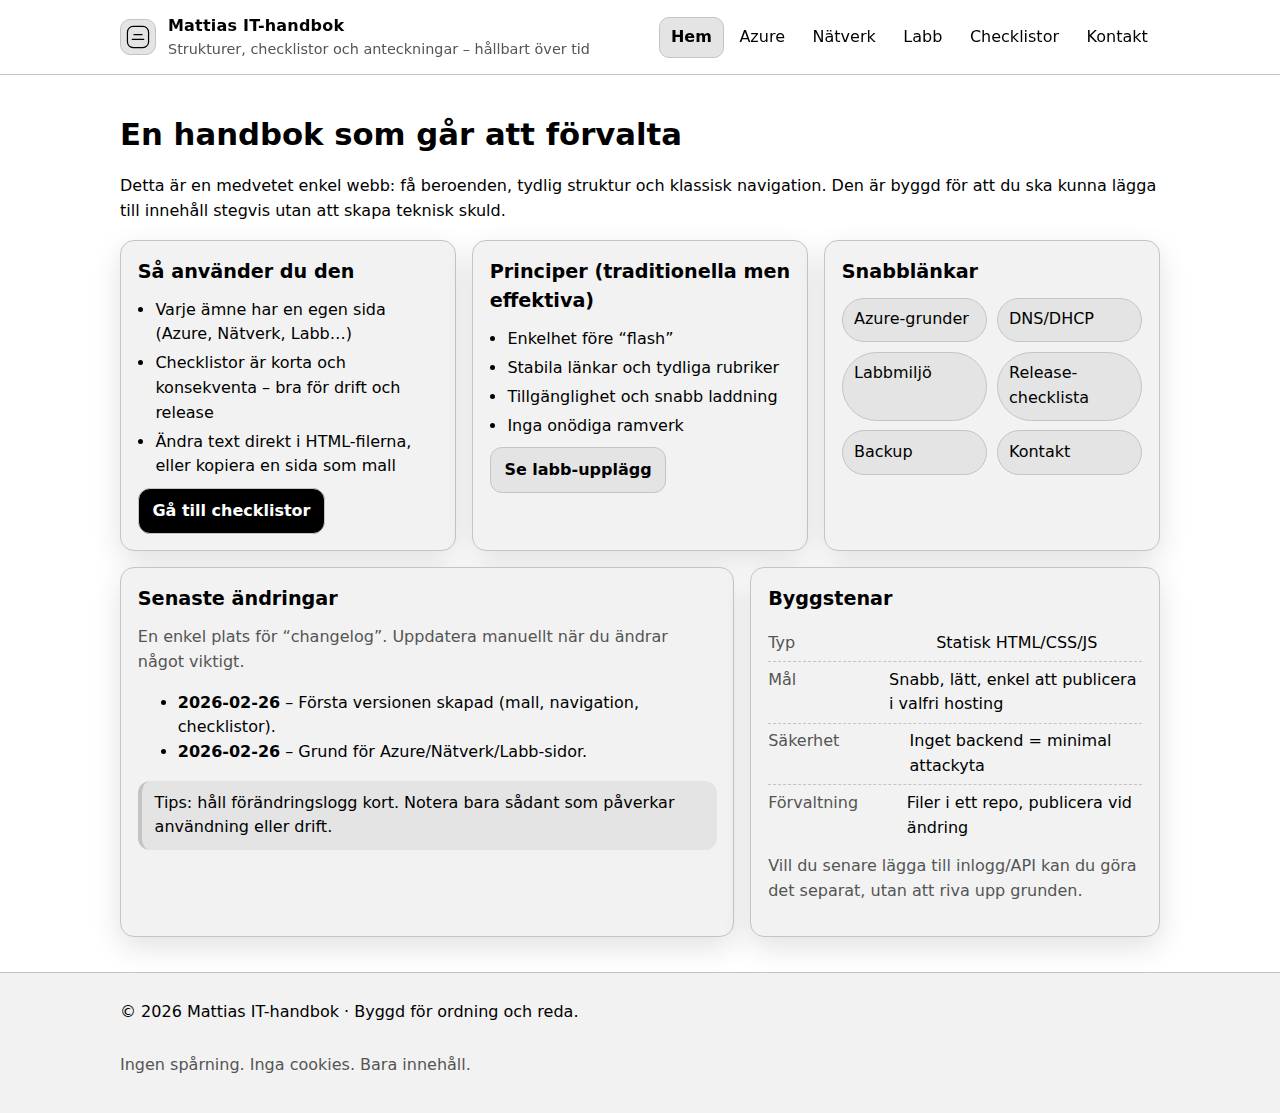
<file: index.html>
<!doctype html>
<html lang="sv">
<head>
  <meta charset="utf-8" />
  <meta name="viewport" content="width=device-width,initial-scale=1" />
  <meta name="color-scheme" content="light dark" />
  <title>Mattias IT-handbok</title>
  <meta name="description" content="En enkel, snabb och lättförvaltad IT-handbok med checklistor och anteckningar." />
  <link rel="icon" href="assets/favicon.svg" type="image/svg+xml" />
  <link rel="stylesheet" href="assets/styles.css" />
</head>
<body>
  <a class="skip-link" href="#main">Hoppa till innehåll</a>

  <header class="site-header">
    <div class="container header-inner">
      <div class="brand">
        <img class="brand-mark" src="assets/logo.svg" alt="" width="36" height="36" />
        <div class="brand-text">
          <div class="brand-title">Mattias IT-handbok</div>
          <div class="brand-subtitle">Strukturer, checklistor och anteckningar – hållbart över tid</div>
        </div>
      </div>

      <button class="nav-toggle" type="button" aria-expanded="false" aria-controls="site-nav">
        <span class="sr-only">Öppna meny</span>
        ☰
      </button>

      <nav id="site-nav" class="site-nav" aria-label="Huvudmeny">
        <a class="nav-link" href="index.html" aria-current="page">Hem</a>
        <a class="nav-link" href="azure.html">Azure</a>
        <a class="nav-link" href="natverk.html">Nätverk</a>
        <a class="nav-link" href="labb.html">Labb</a>
        <a class="nav-link" href="checklistor.html">Checklistor</a>
        <a class="nav-link" href="kontakt.html">Kontakt</a>
      </nav>
    </div>
  </header>

  <main id="main" class="container">
    <section class="hero">
      <h1>En handbok som går att förvalta</h1>
      <p>
        Detta är en medvetet enkel webb: få beroenden, tydlig struktur och klassisk navigation.
        Den är byggd för att du ska kunna lägga till innehåll stegvis utan att skapa teknisk skuld.
      </p>

      <div class="hero-grid">
        <article class="card">
          <h2>Så använder du den</h2>
          <ul class="clean">
            <li>Varje ämne har en egen sida (Azure, Nätverk, Labb…)</li>
            <li>Checklistor är korta och konsekventa – bra för drift och release</li>
            <li>Ändra text direkt i HTML-filerna, eller kopiera en sida som mall</li>
          </ul>
          <a class="button" href="checklistor.html">Gå till checklistor</a>
        </article>

        <article class="card">
          <h2>Principer (traditionella men effektiva)</h2>
          <ul class="clean">
            <li>Enkelhet före “flash”</li>
            <li>Stabila länkar och tydliga rubriker</li>
            <li>Tillgänglighet och snabb laddning</li>
            <li>Inga onödiga ramverk</li>
          </ul>
          <a class="button secondary" href="labb.html">Se labb-upplägg</a>
        </article>

        <article class="card">
          <h2>Snabblänkar</h2>
          <div class="link-grid">
            <a class="pill" href="azure.html">Azure-grunder</a>
            <a class="pill" href="natverk.html">DNS/DHCP</a>
            <a class="pill" href="labb.html">Labbmiljö</a>
            <a class="pill" href="checklistor.html">Release-checklista</a>
            <a class="pill" href="checklistor.html#backup">Backup</a>
            <a class="pill" href="kontakt.html">Kontakt</a>
          </div>
        </article>
      </div>
    </section>

    <section class="two-col">
      <article class="card">
        <h2>Senaste ändringar</h2>
        <p class="muted">En enkel plats för “changelog”. Uppdatera manuellt när du ändrar något viktigt.</p>
        <ul>
          <li><strong>2026-02-26</strong> – Första versionen skapad (mall, navigation, checklistor).</li>
          <li><strong>2026-02-26</strong> – Grund för Azure/Nätverk/Labb-sidor.</li>
        </ul>
        <p class="note">Tips: håll förändringslogg kort. Notera bara sådant som påverkar användning eller drift.</p>
      </article>

      <aside class="card">
        <h2>Byggstenar</h2>
        <dl class="dl">
          <div><dt>Typ</dt><dd>Statisk HTML/CSS/JS</dd></div>
          <div><dt>Mål</dt><dd>Snabb, lätt, enkel att publicera i valfri hosting</dd></div>
          <div><dt>Säkerhet</dt><dd>Inget backend = minimal attackyta</dd></div>
          <div><dt>Förvaltning</dt><dd>Filer i ett repo, publicera vid ändring</dd></div>
        </dl>
        <p class="muted">Vill du senare lägga till inlogg/API kan du göra det separat, utan att riva upp grunden.</p>
      </aside>
    </section>
  </main>

  <footer class="site-footer">
    <div class="container footer-inner">
      <p>© <span id="year"></span> Mattias IT-handbok · Byggd för ordning och reda.</p>
      <p class="muted">Ingen spårning. Inga cookies. Bara innehåll.</p>
    </div>
  </footer>

  <script src="assets/app.js" defer></script>
</body>
</html>
</file>
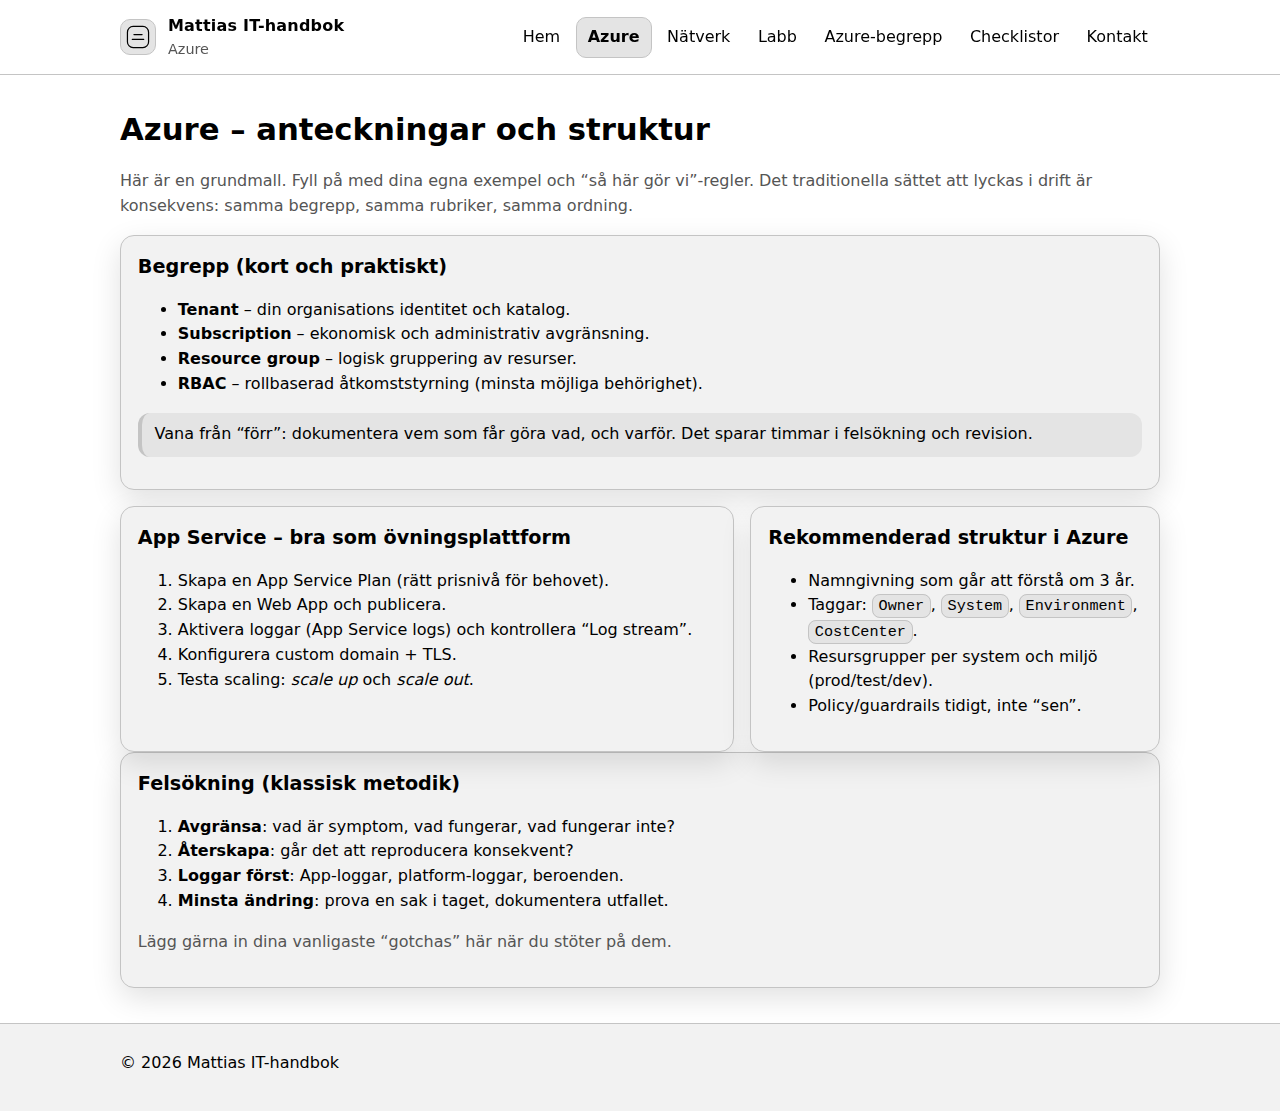
<file: azure.html>
<!doctype html>
<html lang="sv">
<head>
  <meta charset="utf-8" />
  <meta name="viewport" content="width=device-width,initial-scale=1" />
  <meta name="color-scheme" content="light dark" />
  <title>Azure · Mattias IT-handbok</title>
  <meta name="description" content="Anteckningar och strukturer för Azure: begrepp, App Service och grundläggande förvaltning." />
  <link rel="icon" href="assets/favicon.svg" type="image/svg+xml" />
  <link rel="stylesheet" href="assets/styles.css" />
</head>
<body>
  <a class="skip-link" href="#main">Hoppa till innehåll</a>

  <header class="site-header">
    <div class="container header-inner">
      <div class="brand">
        <img class="brand-mark" src="assets/logo.svg" alt="" width="36" height="36" />
        <div class="brand-text">
          <div class="brand-title">Mattias IT-handbok</div>
          <div class="brand-subtitle">Azure</div>
        </div>
      </div>

      <button class="nav-toggle" type="button" aria-expanded="false" aria-controls="site-nav">
        <span class="sr-only">Öppna meny</span>
        ☰
      </button>

      <nav id="site-nav" class="site-nav" aria-label="Huvudmeny">
        <a class="nav-link" href="index.html">Hem</a>
        <a class="nav-link" href="azure.html" aria-current="page">Azure</a>
        <a class="nav-link" href="natverk.html">Nätverk</a>
        <a class="nav-link" href="labb.html">Labb</a>
        <a class="nav-link" href="begrepp-azure.html">Azure-begrepp</a>
        <a class="nav-link" href="checklistor.html">Checklistor</a>
        <a class="nav-link" href="kontakt.html">Kontakt</a>
      </nav>
    </div>
  </header>

  <main id="main" class="container">
    <h1>Azure – anteckningar och struktur</h1>
    <p class="muted">
      Här är en grundmall. Fyll på med dina egna exempel och “så här gör vi”-regler.
      Det traditionella sättet att lyckas i drift är konsekvens: samma begrepp, samma rubriker, samma ordning.
    </p>

    <section class="card">
      <h2>Begrepp (kort och praktiskt)</h2>
      <ul>
        <li><strong>Tenant</strong> – din organisations identitet och katalog.</li>
        <li><strong>Subscription</strong> – ekonomisk och administrativ avgränsning.</li>
        <li><strong>Resource group</strong> – logisk gruppering av resurser.</li>
        <li><strong>RBAC</strong> – rollbaserad åtkomststyrning (minsta möjliga behörighet).</li>
      </ul>
      <p class="note">
        Vana från “förr”: dokumentera vem som får göra vad, och varför. Det sparar timmar i felsökning och revision.
      </p>
    </section>

    <section class="two-col">
      <article class="card">
        <h2>App Service – bra som övningsplattform</h2>
        <ol>
          <li>Skapa en App Service Plan (rätt prisnivå för behovet).</li>
          <li>Skapa en Web App och publicera.</li>
          <li>Aktivera loggar (App Service logs) och kontrollera “Log stream”.</li>
          <li>Konfigurera custom domain + TLS.</li>
          <li>Testa scaling: <em>scale up</em> och <em>scale out</em>.</li>
        </ol>
      </article>

      <aside class="card">
        <h2>Rekommenderad struktur i Azure</h2>
        <ul>
          <li>Namngivning som går att förstå om 3 år.</li>
          <li>Taggar: <code>Owner</code>, <code>System</code>, <code>Environment</code>, <code>CostCenter</code>.</li>
          <li>Resursgrupper per system och miljö (prod/test/dev).</li>
          <li>Policy/guardrails tidigt, inte “sen”.</li>
        </ul>
      </aside>
    </section>

    <section class="card">
      <h2>Felsökning (klassisk metodik)</h2>
      <ol>
        <li><strong>Avgränsa</strong>: vad är symptom, vad fungerar, vad fungerar inte?</li>
        <li><strong>Återskapa</strong>: går det att reproducera konsekvent?</li>
        <li><strong>Loggar först</strong>: App-loggar, platform-loggar, beroenden.</li>
        <li><strong>Minsta ändring</strong>: prova en sak i taget, dokumentera utfallet.</li>
      </ol>
      <p class="muted">Lägg gärna in dina vanligaste “gotchas” här när du stöter på dem.</p>
    </section>
  </main>

  <footer class="site-footer">
    <div class="container footer-inner">
      <p>© <span id="year"></span> Mattias IT-handbok</p>
    </div>
  </footer>

  <script src="assets/app.js" defer></script>
</body>
</html>
</file>
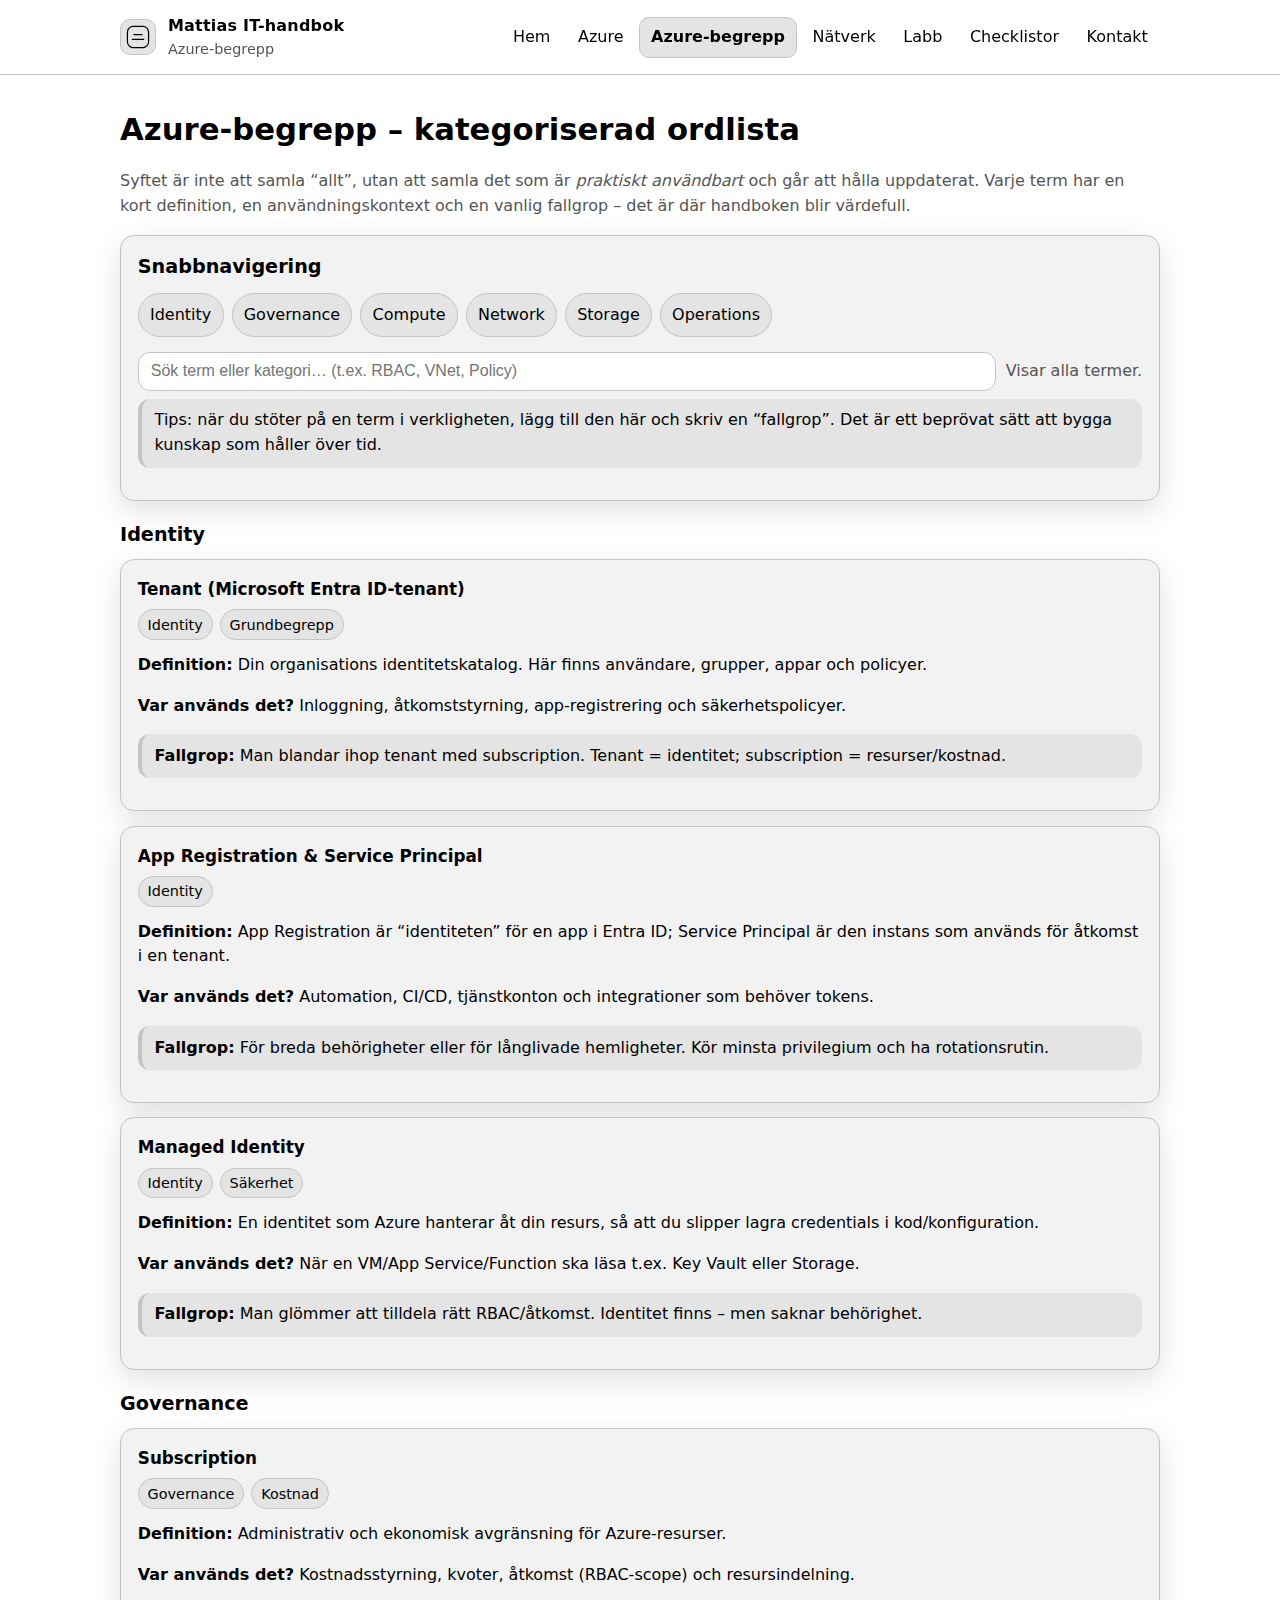
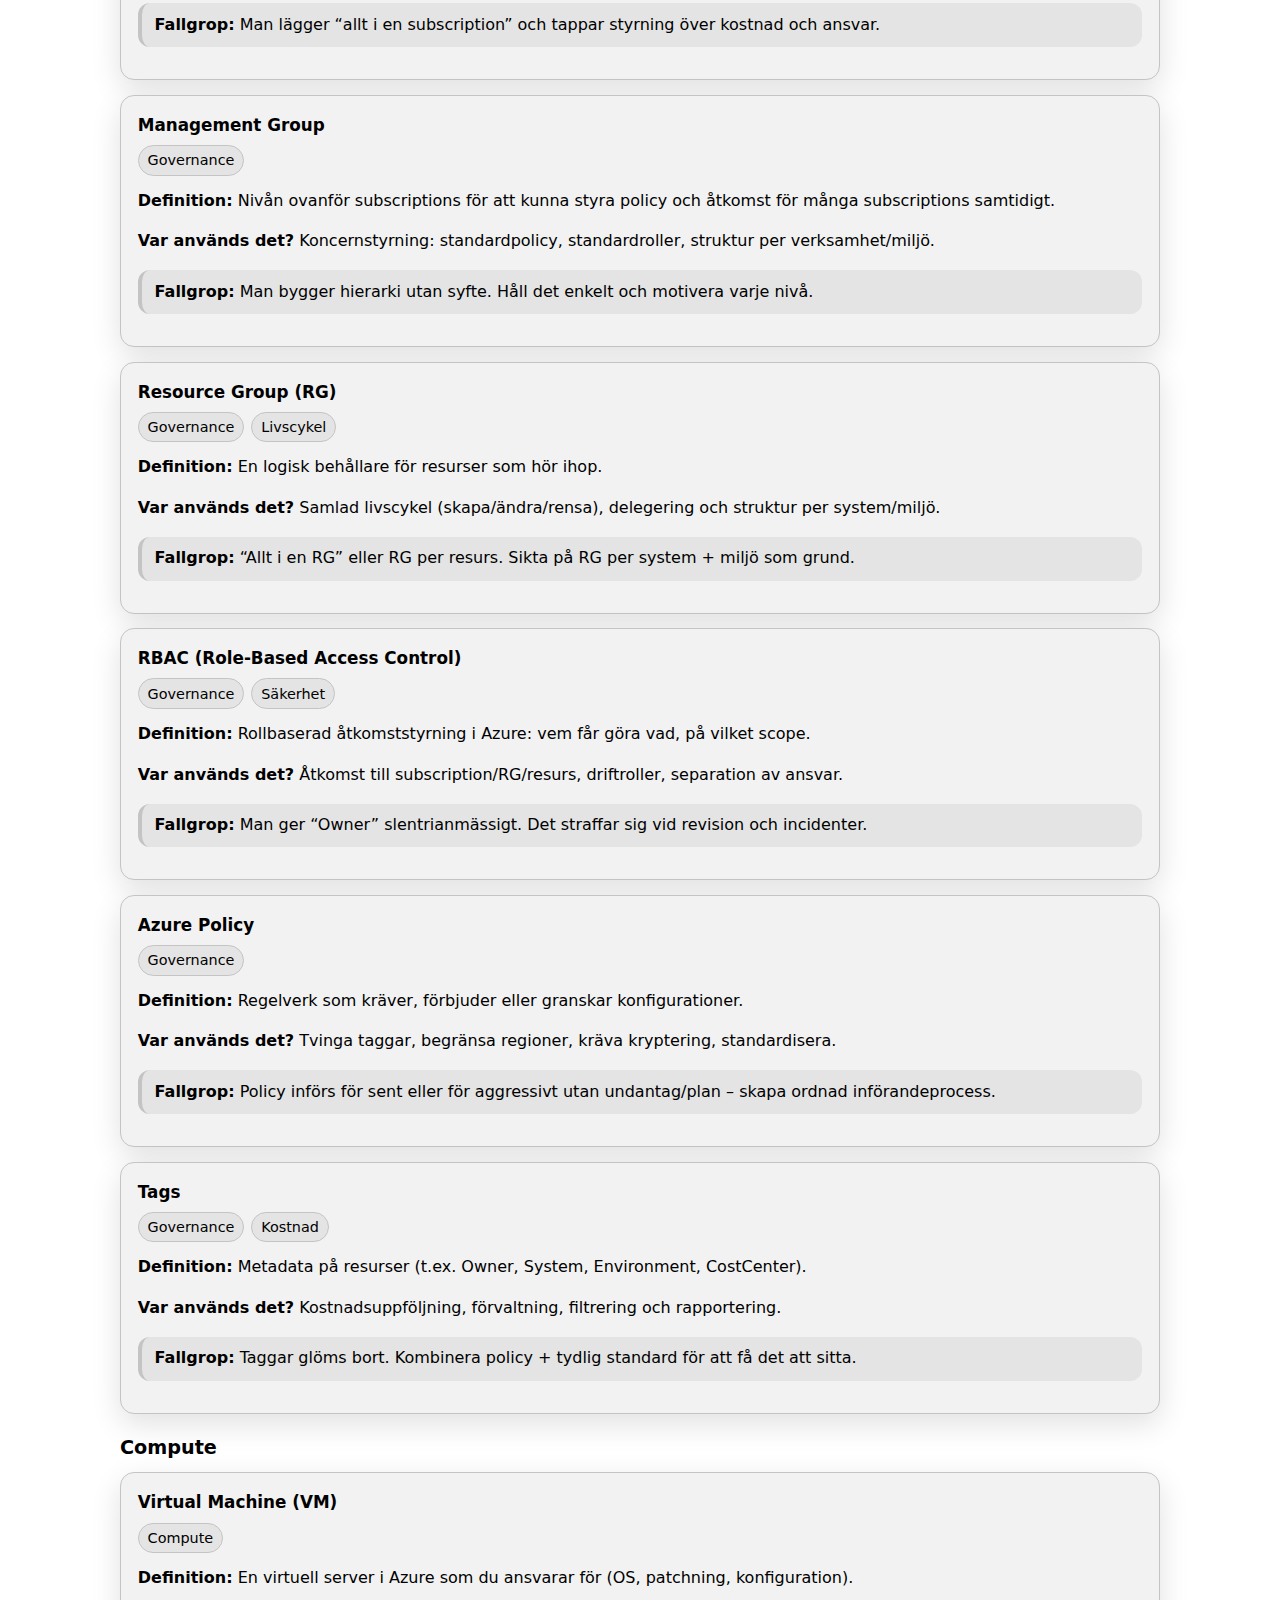
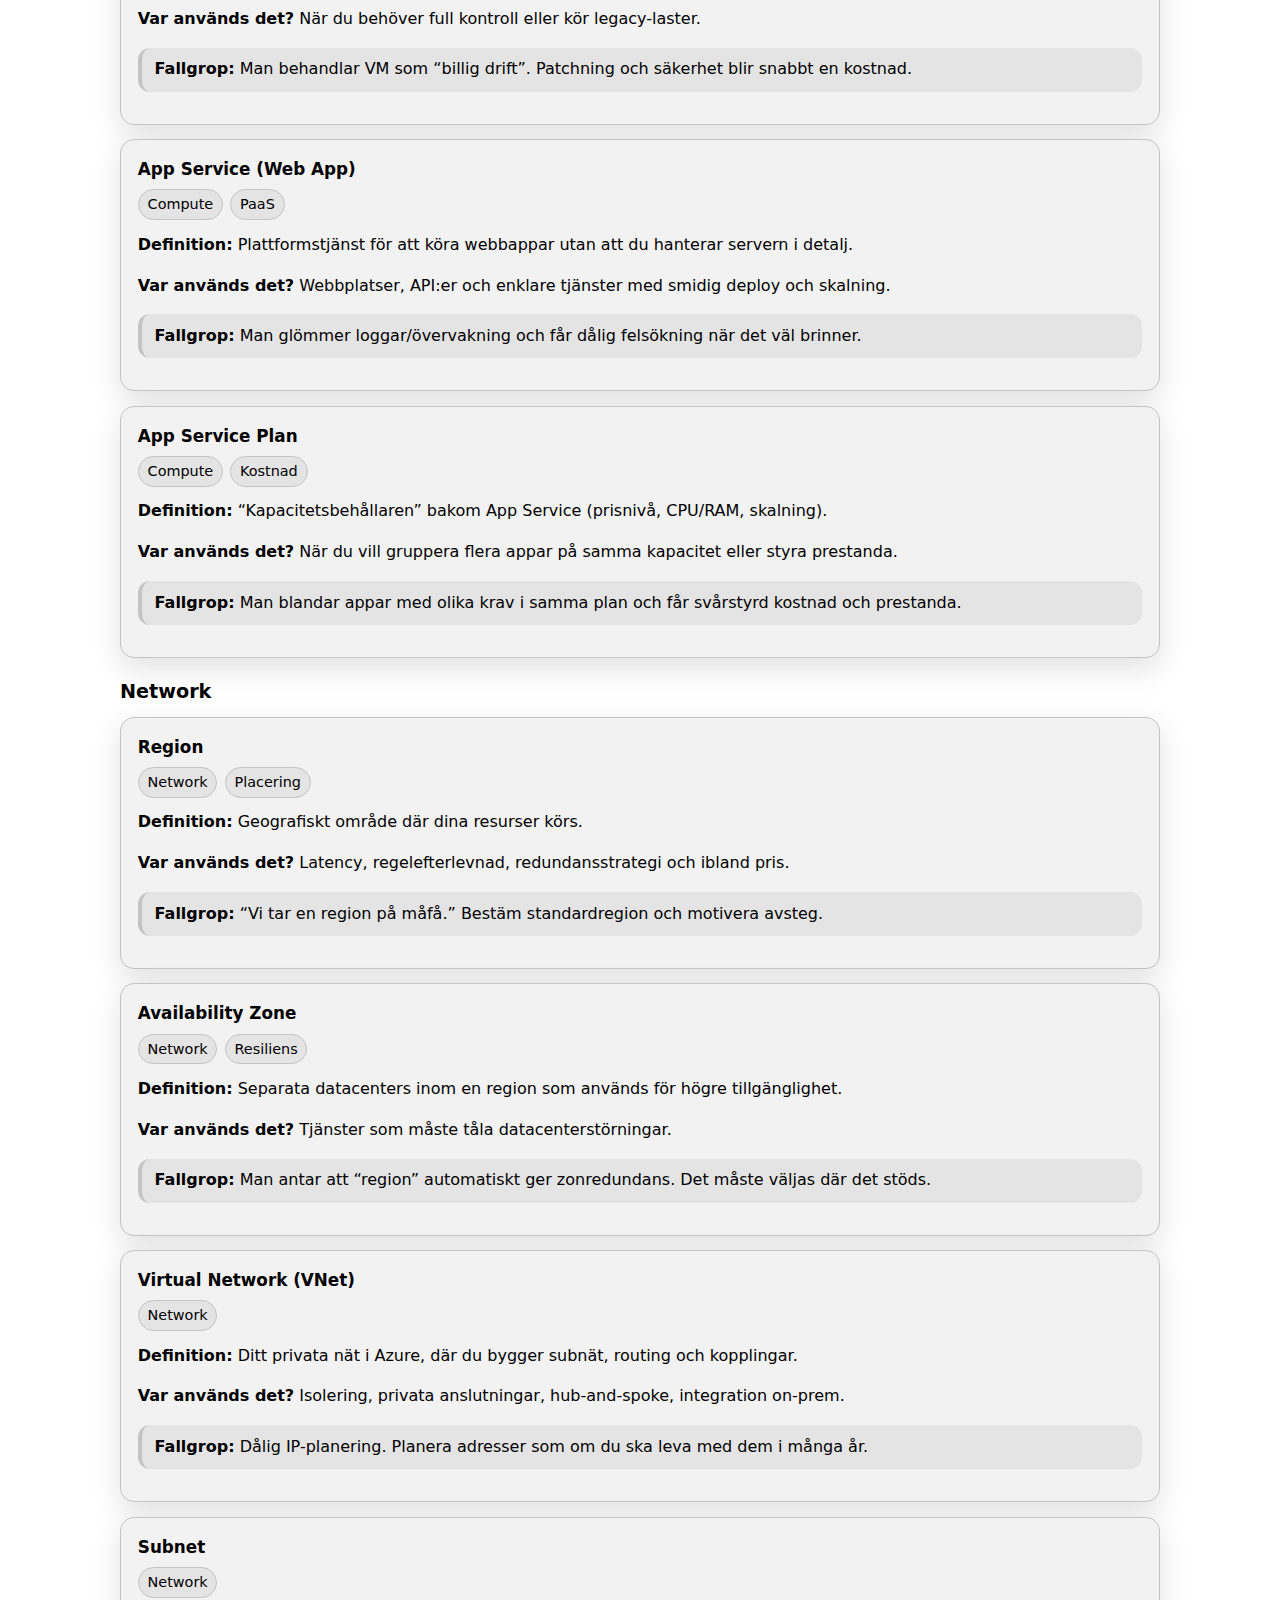
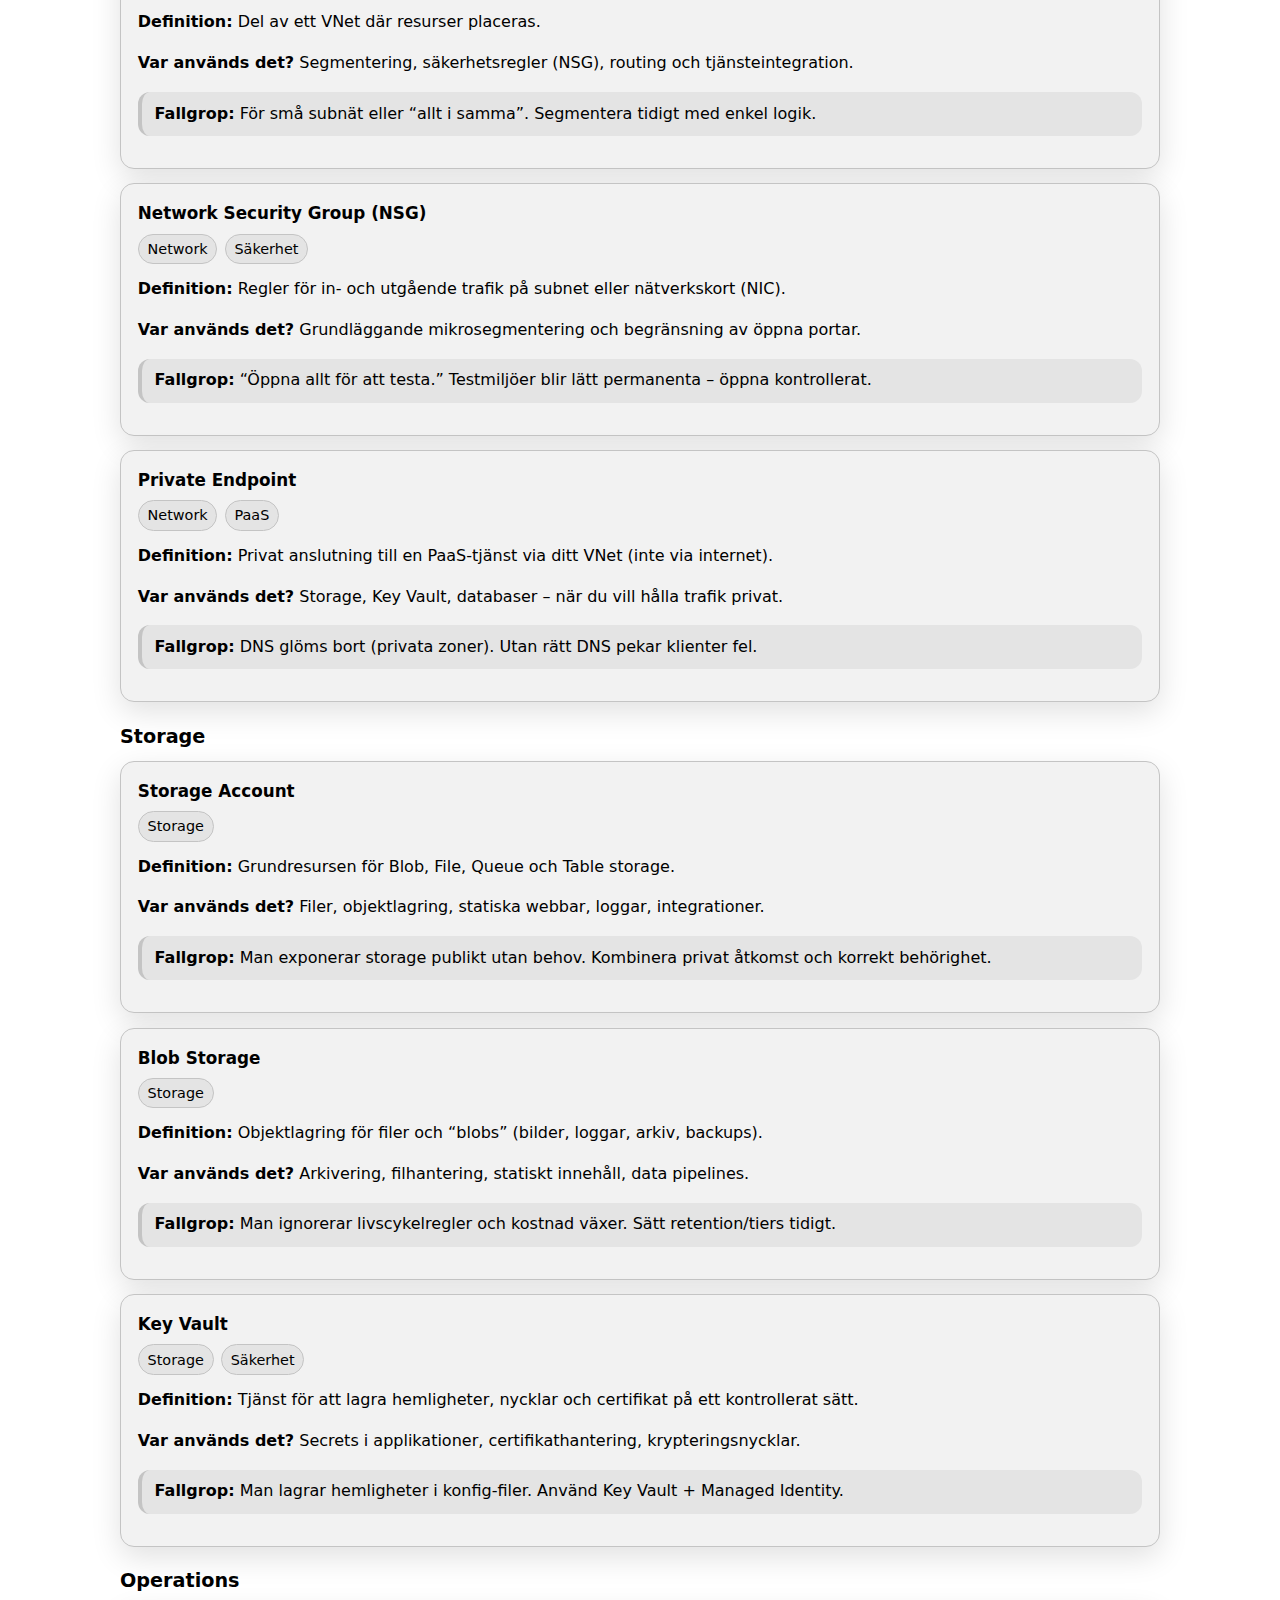
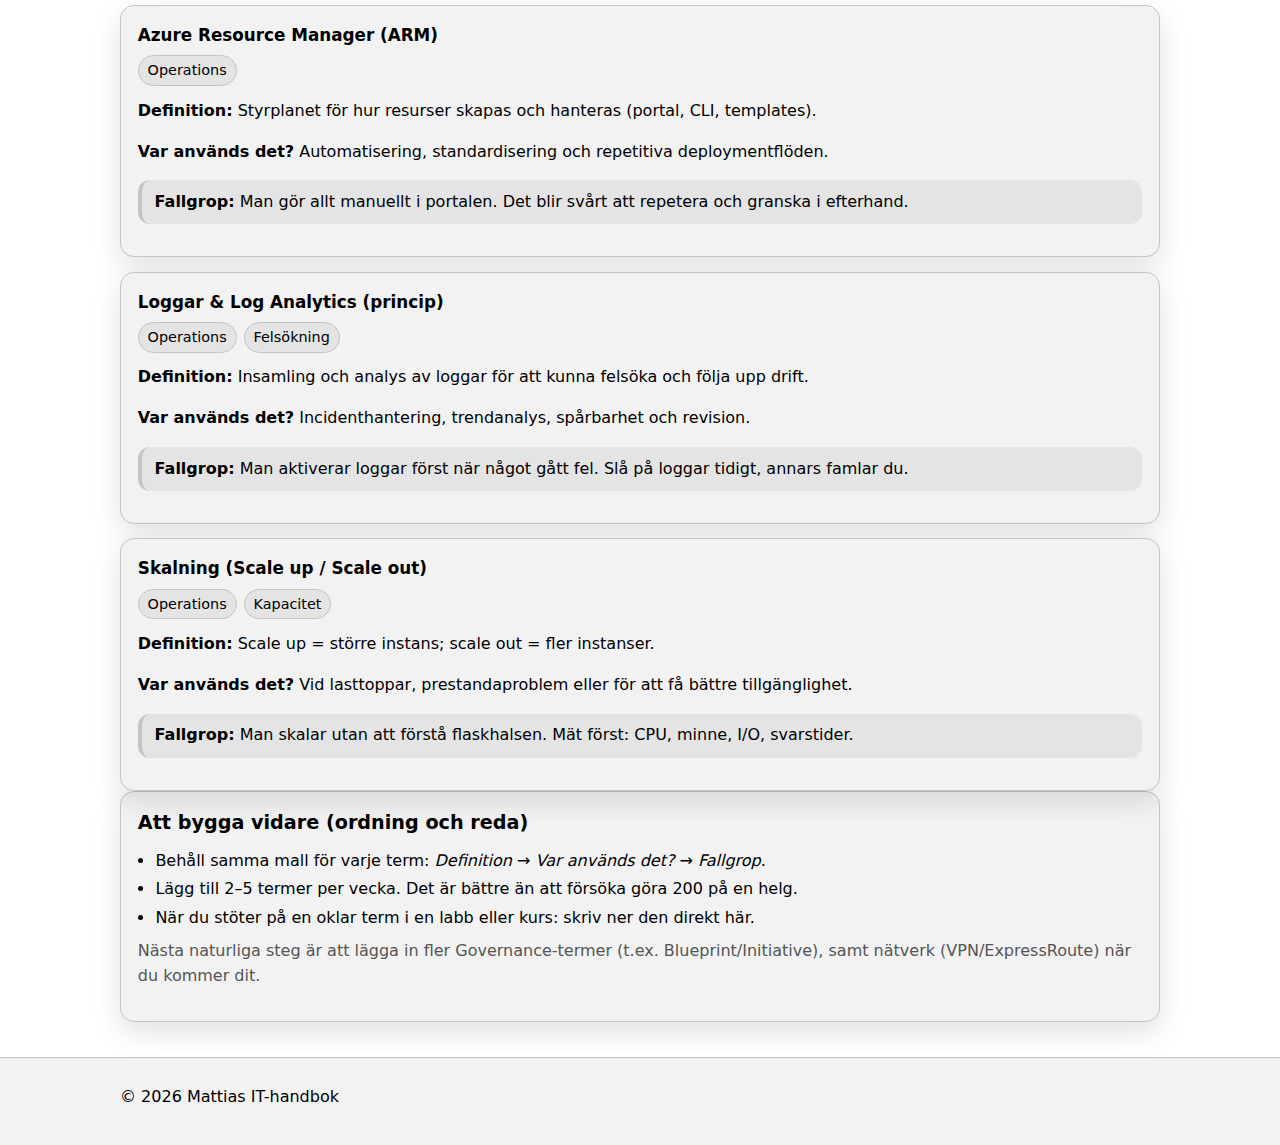
<file: begrepp-azure.html>
<!doctype html>
<html lang="sv">
<head>
  <meta charset="utf-8" />
  <meta name="viewport" content="width=device-width,initial-scale=1" />
  <meta name="color-scheme" content="light dark" />
  <title>Azure-begrepp · Mattias IT-handbok</title>
  <meta name="description" content="Kategoriserad ordlista med Azure-termer och praktiska förklaringar." />
  <link rel="icon" href="assets/favicon.svg" type="image/svg+xml" />
  <link rel="stylesheet" href="assets/styles.css" />
  <style>
    /* Små, lokala tillägg – håller allt robust och enkelt */
    .toc { display:flex; flex-wrap:wrap; gap:.5rem; margin: .6rem 0 0; }
    .term-grid { display:grid; gap: .9rem; }
    .term { padding: 1rem 1.05rem; }
    .term h3 { margin: 0 0 .45rem; font-size: 1.05rem; }
    .meta { display:flex; flex-wrap:wrap; gap:.45rem; margin: .3rem 0 .8rem; }
    .chip {
      display:inline-block;
      padding: .2rem .55rem;
      border-radius: 999px;
      border: 1px solid var(--border);
      background: var(--bg-soft);
      font-size: .9rem;
      color: CanvasText;
    }
    .search-row { display:flex; gap:.6rem; flex-wrap:wrap; align-items:center; margin: .9rem 0 0; }
    .search-row input {
      flex: 1 1 320px;
      border: 1px solid var(--border);
      border-radius: 12px;
      padding: .6rem .75rem;
      background: Canvas;
      color: CanvasText;
      font-size: 1rem;
    }
    .count { color: var(--muted); }
    .category-title { margin: 1.2rem 0 .6rem; }
  </style>
</head>
<body>
  <a class="skip-link" href="#main">Hoppa till innehåll</a>

  <header class="site-header">
    <div class="container header-inner">
      <div class="brand">
        <img class="brand-mark" src="assets/logo.svg" alt="" width="36" height="36" />
        <div class="brand-text">
          <div class="brand-title">Mattias IT-handbok</div>
          <div class="brand-subtitle">Azure-begrepp</div>
        </div>
      </div>

      <button class="nav-toggle" type="button" aria-expanded="false" aria-controls="site-nav">
        <span class="sr-only">Öppna meny</span>
        ☰
      </button>

      <nav id="site-nav" class="site-nav" aria-label="Huvudmeny">
        <a class="nav-link" href="index.html">Hem</a>
        <a class="nav-link" href="azure.html">Azure</a>
        <a class="nav-link" href="begrepp-azure.html" aria-current="page">Azure-begrepp</a>
        <a class="nav-link" href="natverk.html">Nätverk</a>
        <a class="nav-link" href="labb.html">Labb</a>
        <a class="nav-link" href="checklistor.html">Checklistor</a>
        <a class="nav-link" href="kontakt.html">Kontakt</a>
      </nav>
    </div>
  </header>

  <main id="main" class="container">
    <h1>Azure-begrepp – kategoriserad ordlista</h1>
    <p class="muted">
      Syftet är inte att samla “allt”, utan att samla det som är <em>praktiskt användbart</em> och går att hålla uppdaterat.
      Varje term har en kort definition, en användningskontext och en vanlig fallgrop – det är där handboken blir värdefull.
    </p>

    <section class="card">
      <h2>Snabbnavigering</h2>
      <div class="toc" aria-label="Kategorier">
        <a class="pill" href="#identity">Identity</a>
        <a class="pill" href="#governance">Governance</a>
        <a class="pill" href="#compute">Compute</a>
        <a class="pill" href="#network">Network</a>
        <a class="pill" href="#storage">Storage</a>
        <a class="pill" href="#operations">Operations</a>
      </div>

      <div class="search-row" role="search" aria-label="Sök i ordlistan">
        <label class="sr-only" for="q">Sök</label>
        <input id="q" type="search" placeholder="Sök term eller kategori… (t.ex. RBAC, VNet, Policy)" autocomplete="off" />
        <div class="count" id="count" aria-live="polite">Visar alla termer.</div>
      </div>

      <p class="note">
        Tips: när du stöter på en term i verkligheten, lägg till den här och skriv en “fallgrop”.
        Det är ett beprövat sätt att bygga kunskap som håller över tid.
      </p>
    </section>

    <!-- IDENTITY -->
    <h2 id="identity" class="category-title">Identity</h2>
    <section class="term-grid" data-category="Identity">
      <article class="card term" data-terms="Tenant Entra ID Microsoft Entra katalog">
        <h3>Tenant (Microsoft Entra ID-tenant)</h3>
        <div class="meta">
          <span class="chip">Identity</span>
          <span class="chip">Grundbegrepp</span>
        </div>
        <p><strong>Definition:</strong> Din organisations identitetskatalog. Här finns användare, grupper, appar och policyer.</p>
        <p><strong>Var används det?</strong> Inloggning, åtkomststyrning, app-registrering och säkerhetspolicyer.</p>
        <p class="note"><strong>Fallgrop:</strong> Man blandar ihop tenant med subscription. Tenant = identitet; subscription = resurser/kostnad.</p>
      </article>

      <article class="card term" data-terms="Service Principal App Registration App Registrering">
        <h3>App Registration &amp; Service Principal</h3>
        <div class="meta">
          <span class="chip">Identity</span>
        </div>
        <p><strong>Definition:</strong> App Registration är “identiteten” för en app i Entra ID; Service Principal är den instans som används för åtkomst i en tenant.</p>
        <p><strong>Var används det?</strong> Automation, CI/CD, tjänstkonton och integrationer som behöver tokens.</p>
        <p class="note"><strong>Fallgrop:</strong> För breda behörigheter eller för långlivade hemligheter. Kör minsta privilegium och ha rotationsrutin.</p>
      </article>

      <article class="card term" data-terms="Managed Identity MI">
        <h3>Managed Identity</h3>
        <div class="meta">
          <span class="chip">Identity</span>
          <span class="chip">Säkerhet</span>
        </div>
        <p><strong>Definition:</strong> En identitet som Azure hanterar åt din resurs, så att du slipper lagra credentials i kod/konfiguration.</p>
        <p><strong>Var används det?</strong> När en VM/App Service/Function ska läsa t.ex. Key Vault eller Storage.</p>
        <p class="note"><strong>Fallgrop:</strong> Man glömmer att tilldela rätt RBAC/åtkomst. Identitet finns – men saknar behörighet.</p>
      </article>
    </section>

    <!-- GOVERNANCE -->
    <h2 id="governance" class="category-title">Governance</h2>
    <section class="term-grid" data-category="Governance">
      <article class="card term" data-terms="Subscription abonnemang">
        <h3>Subscription</h3>
        <div class="meta">
          <span class="chip">Governance</span>
          <span class="chip">Kostnad</span>
        </div>
        <p><strong>Definition:</strong> Administrativ och ekonomisk avgränsning för Azure-resurser.</p>
        <p><strong>Var används det?</strong> Kostnadsstyrning, kvoter, åtkomst (RBAC-scope) och resursindelning.</p>
        <p class="note"><strong>Fallgrop:</strong> Man lägger “allt i en subscription” och tappar styrning över kostnad och ansvar.</p>
      </article>

      <article class="card term" data-terms="Management Group MG">
        <h3>Management Group</h3>
        <div class="meta">
          <span class="chip">Governance</span>
        </div>
        <p><strong>Definition:</strong> Nivån ovanför subscriptions för att kunna styra policy och åtkomst för många subscriptions samtidigt.</p>
        <p><strong>Var används det?</strong> Koncernstyrning: standardpolicy, standardroller, struktur per verksamhet/miljö.</p>
        <p class="note"><strong>Fallgrop:</strong> Man bygger hierarki utan syfte. Håll det enkelt och motivera varje nivå.</p>
      </article>

      <article class="card term" data-terms="Resource Group RG">
        <h3>Resource Group (RG)</h3>
        <div class="meta">
          <span class="chip">Governance</span>
          <span class="chip">Livscykel</span>
        </div>
        <p><strong>Definition:</strong> En logisk behållare för resurser som hör ihop.</p>
        <p><strong>Var används det?</strong> Samlad livscykel (skapa/ändra/rensa), delegering och struktur per system/miljö.</p>
        <p class="note"><strong>Fallgrop:</strong> “Allt i en RG” eller RG per resurs. Sikta på RG per system + miljö som grund.</p>
      </article>

      <article class="card term" data-terms="RBAC rollbaserad åtkomst">
        <h3>RBAC (Role-Based Access Control)</h3>
        <div class="meta">
          <span class="chip">Governance</span>
          <span class="chip">Säkerhet</span>
        </div>
        <p><strong>Definition:</strong> Rollbaserad åtkomststyrning i Azure: vem får göra vad, på vilket scope.</p>
        <p><strong>Var används det?</strong> Åtkomst till subscription/RG/resurs, driftroller, separation av ansvar.</p>
        <p class="note"><strong>Fallgrop:</strong> Man ger “Owner” slentrianmässigt. Det straffar sig vid revision och incidenter.</p>
      </article>

      <article class="card term" data-terms="Azure Policy policy">
        <h3>Azure Policy</h3>
        <div class="meta">
          <span class="chip">Governance</span>
        </div>
        <p><strong>Definition:</strong> Regelverk som kräver, förbjuder eller granskar konfigurationer.</p>
        <p><strong>Var används det?</strong> Tvinga taggar, begränsa regioner, kräva kryptering, standardisera.</p>
        <p class="note"><strong>Fallgrop:</strong> Policy införs för sent eller för aggressivt utan undantag/plan – skapa ordnad införandeprocess.</p>
      </article>

      <article class="card term" data-terms="Tags taggar metadata">
        <h3>Tags</h3>
        <div class="meta">
          <span class="chip">Governance</span>
          <span class="chip">Kostnad</span>
        </div>
        <p><strong>Definition:</strong> Metadata på resurser (t.ex. Owner, System, Environment, CostCenter).</p>
        <p><strong>Var används det?</strong> Kostnadsuppföljning, förvaltning, filtrering och rapportering.</p>
        <p class="note"><strong>Fallgrop:</strong> Taggar glöms bort. Kombinera policy + tydlig standard för att få det att sitta.</p>
      </article>
    </section>

    <!-- COMPUTE -->
    <h2 id="compute" class="category-title">Compute</h2>
    <section class="term-grid" data-category="Compute">
      <article class="card term" data-terms="Virtual Machine VM">
        <h3>Virtual Machine (VM)</h3>
        <div class="meta">
          <span class="chip">Compute</span>
        </div>
        <p><strong>Definition:</strong> En virtuell server i Azure som du ansvarar för (OS, patchning, konfiguration).</p>
        <p><strong>Var används det?</strong> När du behöver full kontroll eller kör legacy-laster.</p>
        <p class="note"><strong>Fallgrop:</strong> Man behandlar VM som “billig drift”. Patchning och säkerhet blir snabbt en kostnad.</p>
      </article>

      <article class="card term" data-terms="App Service Web App">
        <h3>App Service (Web App)</h3>
        <div class="meta">
          <span class="chip">Compute</span>
          <span class="chip">PaaS</span>
        </div>
        <p><strong>Definition:</strong> Plattformstjänst för att köra webbappar utan att du hanterar servern i detalj.</p>
        <p><strong>Var används det?</strong> Webbplatser, API:er och enklare tjänster med smidig deploy och skalning.</p>
        <p class="note"><strong>Fallgrop:</strong> Man glömmer loggar/övervakning och får dålig felsökning när det väl brinner.</p>
      </article>

      <article class="card term" data-terms="App Service Plan plan">
        <h3>App Service Plan</h3>
        <div class="meta">
          <span class="chip">Compute</span>
          <span class="chip">Kostnad</span>
        </div>
        <p><strong>Definition:</strong> “Kapacitetsbehållaren” bakom App Service (prisnivå, CPU/RAM, skalning).</p>
        <p><strong>Var används det?</strong> När du vill gruppera flera appar på samma kapacitet eller styra prestanda.</p>
        <p class="note"><strong>Fallgrop:</strong> Man blandar appar med olika krav i samma plan och får svårstyrd kostnad och prestanda.</p>
      </article>
    </section>

    <!-- NETWORK -->
    <h2 id="network" class="category-title">Network</h2>
    <section class="term-grid" data-category="Network">
      <article class="card term" data-terms="Region Sweden Central">
        <h3>Region</h3>
        <div class="meta">
          <span class="chip">Network</span>
          <span class="chip">Placering</span>
        </div>
        <p><strong>Definition:</strong> Geografiskt område där dina resurser körs.</p>
        <p><strong>Var används det?</strong> Latency, regelefterlevnad, redundansstrategi och ibland pris.</p>
        <p class="note"><strong>Fallgrop:</strong> “Vi tar en region på måfå.” Bestäm standardregion och motivera avsteg.</p>
      </article>

      <article class="card term" data-terms="Availability Zone AZ zon">
        <h3>Availability Zone</h3>
        <div class="meta">
          <span class="chip">Network</span>
          <span class="chip">Resiliens</span>
        </div>
        <p><strong>Definition:</strong> Separata datacenters inom en region som används för högre tillgänglighet.</p>
        <p><strong>Var används det?</strong> Tjänster som måste tåla datacenterstörningar.</p>
        <p class="note"><strong>Fallgrop:</strong> Man antar att “region” automatiskt ger zonredundans. Det måste väljas där det stöds.</p>
      </article>

      <article class="card term" data-terms="Virtual Network VNet">
        <h3>Virtual Network (VNet)</h3>
        <div class="meta">
          <span class="chip">Network</span>
        </div>
        <p><strong>Definition:</strong> Ditt privata nät i Azure, där du bygger subnät, routing och kopplingar.</p>
        <p><strong>Var används det?</strong> Isolering, privata anslutningar, hub-and-spoke, integration on-prem.</p>
        <p class="note"><strong>Fallgrop:</strong> Dålig IP-planering. Planera adresser som om du ska leva med dem i många år.</p>
      </article>

      <article class="card term" data-terms="Subnet subnät">
        <h3>Subnet</h3>
        <div class="meta">
          <span class="chip">Network</span>
        </div>
        <p><strong>Definition:</strong> Del av ett VNet där resurser placeras.</p>
        <p><strong>Var används det?</strong> Segmentering, säkerhetsregler (NSG), routing och tjänsteintegration.</p>
        <p class="note"><strong>Fallgrop:</strong> För små subnät eller “allt i samma”. Segmentera tidigt med enkel logik.</p>
      </article>

      <article class="card term" data-terms="NSG Network Security Group">
        <h3>Network Security Group (NSG)</h3>
        <div class="meta">
          <span class="chip">Network</span>
          <span class="chip">Säkerhet</span>
        </div>
        <p><strong>Definition:</strong> Regler för in- och utgående trafik på subnet eller nätverkskort (NIC).</p>
        <p><strong>Var används det?</strong> Grundläggande mikrosegmentering och begränsning av öppna portar.</p>
        <p class="note"><strong>Fallgrop:</strong> “Öppna allt för att testa.” Testmiljöer blir lätt permanenta – öppna kontrollerat.</p>
      </article>

      <article class="card term" data-terms="Private Endpoint">
        <h3>Private Endpoint</h3>
        <div class="meta">
          <span class="chip">Network</span>
          <span class="chip">PaaS</span>
        </div>
        <p><strong>Definition:</strong> Privat anslutning till en PaaS-tjänst via ditt VNet (inte via internet).</p>
        <p><strong>Var används det?</strong> Storage, Key Vault, databaser – när du vill hålla trafik privat.</p>
        <p class="note"><strong>Fallgrop:</strong> DNS glöms bort (privata zoner). Utan rätt DNS pekar klienter fel.</p>
      </article>
    </section>

    <!-- STORAGE -->
    <h2 id="storage" class="category-title">Storage</h2>
    <section class="term-grid" data-category="Storage">
      <article class="card term" data-terms="Storage Account">
        <h3>Storage Account</h3>
        <div class="meta">
          <span class="chip">Storage</span>
        </div>
        <p><strong>Definition:</strong> Grundresursen för Blob, File, Queue och Table storage.</p>
        <p><strong>Var används det?</strong> Filer, objektlagring, statiska webbar, loggar, integrationer.</p>
        <p class="note"><strong>Fallgrop:</strong> Man exponerar storage publikt utan behov. Kombinera privat åtkomst och korrekt behörighet.</p>
      </article>

      <article class="card term" data-terms="Blob Storage">
        <h3>Blob Storage</h3>
        <div class="meta">
          <span class="chip">Storage</span>
        </div>
        <p><strong>Definition:</strong> Objektlagring för filer och “blobs” (bilder, loggar, arkiv, backups).</p>
        <p><strong>Var används det?</strong> Arkivering, filhantering, statiskt innehåll, data pipelines.</p>
        <p class="note"><strong>Fallgrop:</strong> Man ignorerar livscykelregler och kostnad växer. Sätt retention/tiers tidigt.</p>
      </article>

      <article class="card term" data-terms="Key Vault">
        <h3>Key Vault</h3>
        <div class="meta">
          <span class="chip">Storage</span>
          <span class="chip">Säkerhet</span>
        </div>
        <p><strong>Definition:</strong> Tjänst för att lagra hemligheter, nycklar och certifikat på ett kontrollerat sätt.</p>
        <p><strong>Var används det?</strong> Secrets i applikationer, certifikathantering, krypteringsnycklar.</p>
        <p class="note"><strong>Fallgrop:</strong> Man lagrar hemligheter i konfig-filer. Använd Key Vault + Managed Identity.</p>
      </article>
    </section>

    <!-- OPERATIONS -->
    <h2 id="operations" class="category-title">Operations</h2>
    <section class="term-grid" data-category="Operations">
      <article class="card term" data-terms="ARM Azure Resource Manager">
        <h3>Azure Resource Manager (ARM)</h3>
        <div class="meta">
          <span class="chip">Operations</span>
        </div>
        <p><strong>Definition:</strong> Styrplanet för hur resurser skapas och hanteras (portal, CLI, templates).</p>
        <p><strong>Var används det?</strong> Automatisering, standardisering och repetitiva deploymentflöden.</p>
        <p class="note"><strong>Fallgrop:</strong> Man gör allt manuellt i portalen. Det blir svårt att repetera och granska i efterhand.</p>
      </article>

      <article class="card term" data-terms="Logs Log Analytics">
        <h3>Loggar &amp; Log Analytics (princip)</h3>
        <div class="meta">
          <span class="chip">Operations</span>
          <span class="chip">Felsökning</span>
        </div>
        <p><strong>Definition:</strong> Insamling och analys av loggar för att kunna felsöka och följa upp drift.</p>
        <p><strong>Var används det?</strong> Incidenthantering, trendanalys, spårbarhet och revision.</p>
        <p class="note"><strong>Fallgrop:</strong> Man aktiverar loggar först när något gått fel. Slå på loggar tidigt, annars famlar du.</p>
      </article>

      <article class="card term" data-terms="Scaling scale out scale up">
        <h3>Skalning (Scale up / Scale out)</h3>
        <div class="meta">
          <span class="chip">Operations</span>
          <span class="chip">Kapacitet</span>
        </div>
        <p><strong>Definition:</strong> Scale up = större instans; scale out = fler instanser.</p>
        <p><strong>Var används det?</strong> Vid lasttoppar, prestandaproblem eller för att få bättre tillgänglighet.</p>
        <p class="note"><strong>Fallgrop:</strong> Man skalar utan att förstå flaskhalsen. Mät först: CPU, minne, I/O, svarstider.</p>
      </article>
    </section>

    <section class="card">
      <h2>Att bygga vidare (ordning och reda)</h2>
      <ul class="clean">
        <li>Behåll samma mall för varje term: <em>Definition</em> → <em>Var används det?</em> → <em>Fallgrop</em>.</li>
        <li>Lägg till 2–5 termer per vecka. Det är bättre än att försöka göra 200 på en helg.</li>
        <li>När du stöter på en oklar term i en labb eller kurs: skriv ner den direkt här.</li>
      </ul>
      <p class="muted">Nästa naturliga steg är att lägga in fler Governance-termer (t.ex. Blueprint/Initiative), samt nätverk (VPN/ExpressRoute) när du kommer dit.</p>
    </section>
  </main>

  <footer class="site-footer">
    <div class="container footer-inner">
      <p>© <span id="year"></span> Mattias IT-handbok</p>
    </div>
  </footer>

  <script src="assets/app.js" defer></script>
  <script>
    // Enkel filtrering: söker på term + kategori + nyckelord. Inget backend, inga beroenden.
    (function () {
      const q = document.getElementById("q");
      const count = document.getElementById("count");
      const terms = Array.from(document.querySelectorAll(".term"));
      const sections = Array.from(document.querySelectorAll(".term-grid"));

      function update() {
        const needle = (q.value || "").trim().toLowerCase();
        let visible = 0;

        terms.forEach(t => {
          const category = (t.closest(".term-grid")?.getAttribute("data-category") || "").toLowerCase();
          const hay = ((t.getAttribute("data-terms") || "") + " " + t.textContent + " " + category).toLowerCase();
          const show = !needle || hay.includes(needle);
          t.style.display = show ? "" : "none";
          if (show) visible++;
        });

        // Dölj kategorisektioner som inte har synliga termer
        sections.forEach(s => {
          const anyVisible = Array.from(s.querySelectorAll(".term")).some(t => t.style.display !== "none");
          s.style.display = anyVisible ? "" : "none";

          // Visa/dölj kategorirubrik (h2 precis före sektionen)
          const heading = s.previousElementSibling;
          if (heading && heading.tagName === "H2") heading.style.display = anyVisible ? "" : "none";
        });

        count.textContent = needle
          ? `Visar ${visible} term(er) för “${q.value}”.`
          : "Visar alla termer.";
      }

      if (q) q.addEventListener("input", update);
      update();
    })();
  </script>
</body>
</html>
</file>
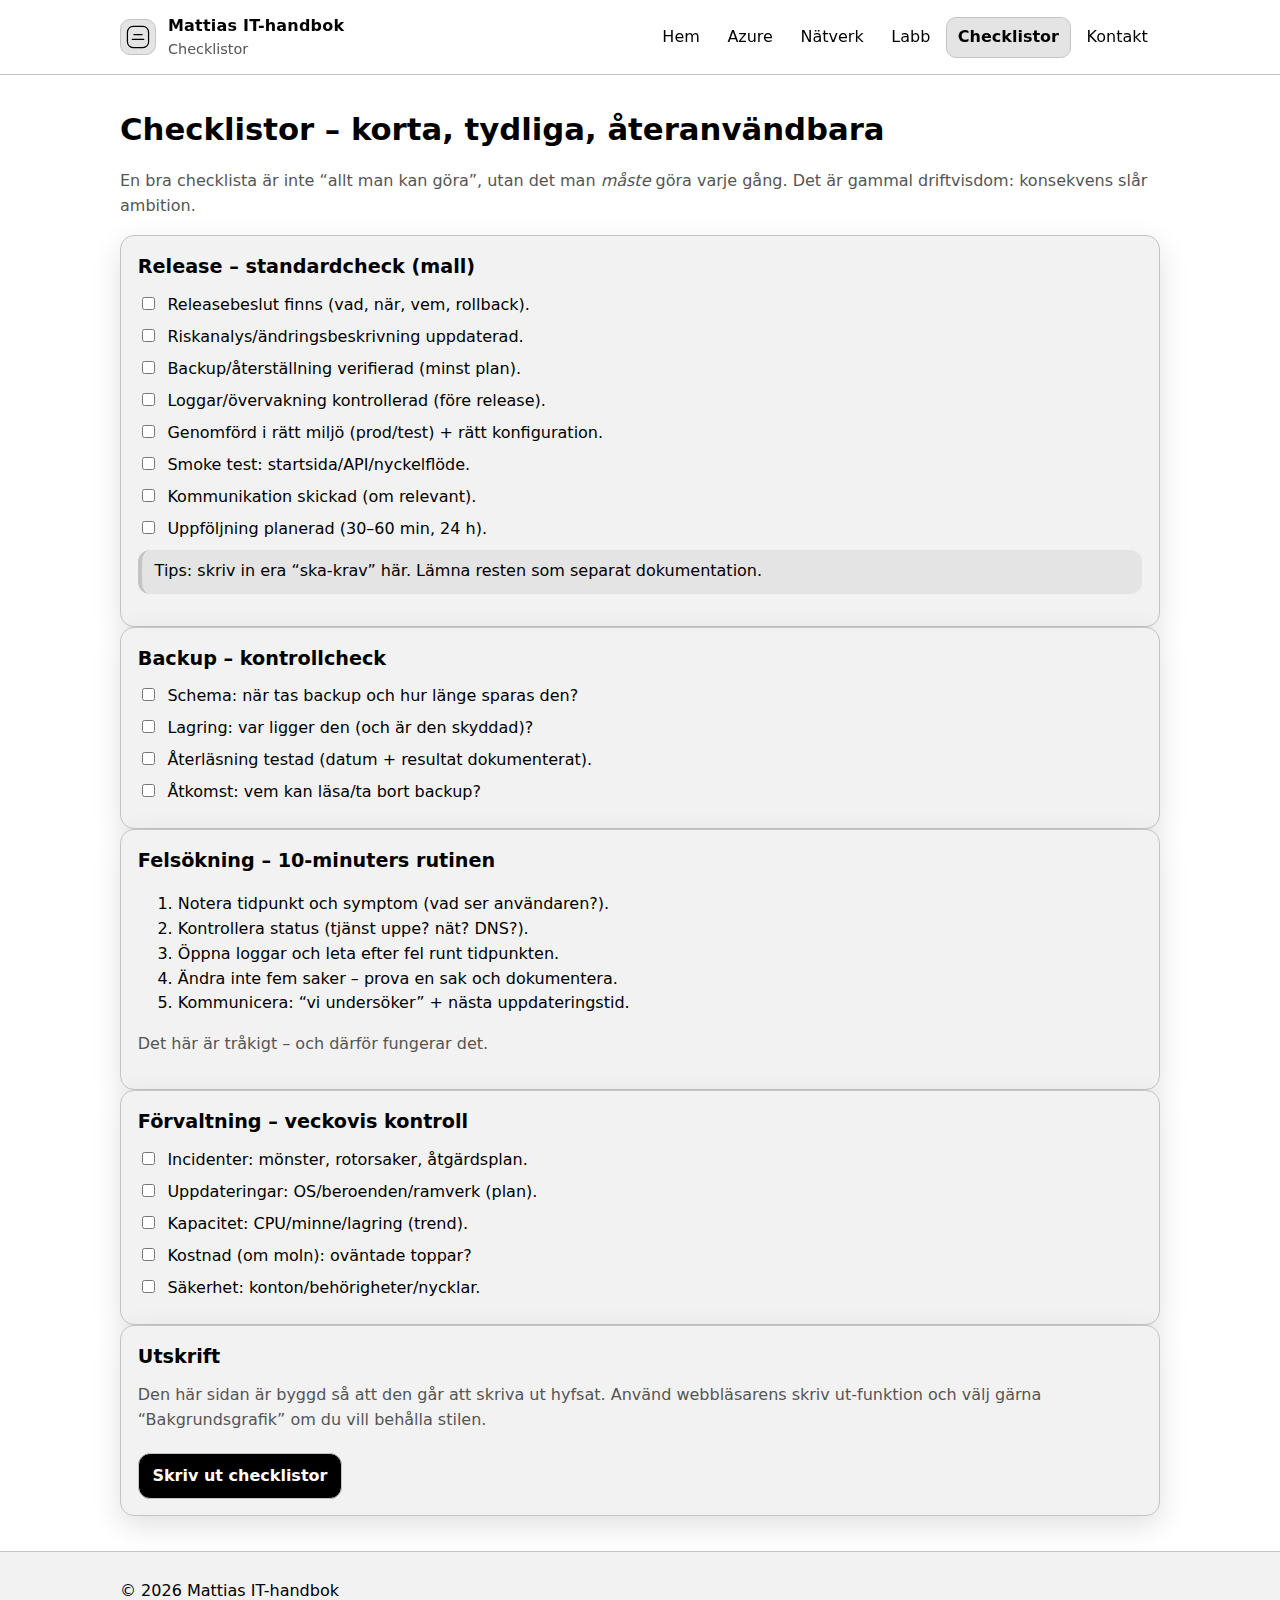
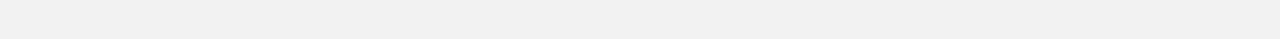
<file: checklistor.html>
<!doctype html>
<html lang="sv">
<head>
  <meta charset="utf-8" />
  <meta name="viewport" content="width=device-width,initial-scale=1" />
  <meta name="color-scheme" content="light dark" />
  <title>Checklistor · Mattias IT-handbok</title>
  <meta name="description" content="Checklistor för drift: release, backup, felsökning och uppföljning." />
  <link rel="icon" href="assets/favicon.svg" type="image/svg+xml" />
  <link rel="stylesheet" href="assets/styles.css" />
</head>
<body>
  <a class="skip-link" href="#main">Hoppa till innehåll</a>

  <header class="site-header">
    <div class="container header-inner">
      <div class="brand">
        <img class="brand-mark" src="assets/logo.svg" alt="" width="36" height="36" />
        <div class="brand-text">
          <div class="brand-title">Mattias IT-handbok</div>
          <div class="brand-subtitle">Checklistor</div>
        </div>
      </div>

      <button class="nav-toggle" type="button" aria-expanded="false" aria-controls="site-nav">
        <span class="sr-only">Öppna meny</span>
        ☰
      </button>

      <nav id="site-nav" class="site-nav" aria-label="Huvudmeny">
        <a class="nav-link" href="index.html">Hem</a>
        <a class="nav-link" href="azure.html">Azure</a>
        <a class="nav-link" href="natverk.html">Nätverk</a>
        <a class="nav-link" href="labb.html">Labb</a>
        <a class="nav-link" href="checklistor.html" aria-current="page">Checklistor</a>
        <a class="nav-link" href="kontakt.html">Kontakt</a>
      </nav>
    </div>
  </header>

  <main id="main" class="container">
    <h1>Checklistor – korta, tydliga, återanvändbara</h1>
    <p class="muted">
      En bra checklista är inte “allt man kan göra”, utan det man <em>måste</em> göra varje gång.
      Det är gammal driftvisdom: konsekvens slår ambition.
    </p>

    <section class="card" id="release">
      <h2>Release – standardcheck (mall)</h2>
      <ul class="checks">
        <li><label><input type="checkbox" /> Releasebeslut finns (vad, när, vem, rollback).</label></li>
        <li><label><input type="checkbox" /> Riskanalys/ändringsbeskrivning uppdaterad.</label></li>
        <li><label><input type="checkbox" /> Backup/återställning verifierad (minst plan).</label></li>
        <li><label><input type="checkbox" /> Loggar/övervakning kontrollerad (före release).</label></li>
        <li><label><input type="checkbox" /> Genomförd i rätt miljö (prod/test) + rätt konfiguration.</label></li>
        <li><label><input type="checkbox" /> Smoke test: startsida/API/nyckelflöde.</label></li>
        <li><label><input type="checkbox" /> Kommunikation skickad (om relevant).</label></li>
        <li><label><input type="checkbox" /> Uppföljning planerad (30–60 min, 24 h).</label></li>
      </ul>
      <p class="note">Tips: skriv in era “ska-krav” här. Lämna resten som separat dokumentation.</p>
    </section>

    <section class="card" id="backup">
      <h2>Backup – kontrollcheck</h2>
      <ul class="checks">
        <li><label><input type="checkbox" /> Schema: när tas backup och hur länge sparas den?</label></li>
        <li><label><input type="checkbox" /> Lagring: var ligger den (och är den skyddad)?</label></li>
        <li><label><input type="checkbox" /> Återläsning testad (datum + resultat dokumenterat).</label></li>
        <li><label><input type="checkbox" /> Åtkomst: vem kan läsa/ta bort backup?</label></li>
      </ul>
    </section>

    <section class="card" id="felsokning">
      <h2>Felsökning – 10-minuters rutinen</h2>
      <ol>
        <li>Notera tidpunkt och symptom (vad ser användaren?).</li>
        <li>Kontrollera status (tjänst uppe? nät? DNS?).</li>
        <li>Öppna loggar och leta efter fel runt tidpunkten.</li>
        <li>Ändra inte fem saker – prova en sak och dokumentera.</li>
        <li>Kommunicera: “vi undersöker” + nästa uppdateringstid.</li>
      </ol>
      <p class="muted">Det här är tråkigt – och därför fungerar det.</p>
    </section>

    <section class="card" id="forvaltning">
      <h2>Förvaltning – veckovis kontroll</h2>
      <ul class="checks">
        <li><label><input type="checkbox" /> Incidenter: mönster, rotorsaker, åtgärdsplan.</label></li>
        <li><label><input type="checkbox" /> Uppdateringar: OS/beroenden/ramverk (plan).</label></li>
        <li><label><input type="checkbox" /> Kapacitet: CPU/minne/lagring (trend).</label></li>
        <li><label><input type="checkbox" /> Kostnad (om moln): oväntade toppar?</label></li>
        <li><label><input type="checkbox" /> Säkerhet: konton/behörigheter/nycklar.</label></li>
      </ul>
    </section>

    <section class="card">
      <h2>Utskrift</h2>
      <p class="muted">
        Den här sidan är byggd så att den går att skriva ut hyfsat. Använd webbläsarens skriv ut-funktion
        och välj gärna “Bakgrundsgrafik” om du vill behålla stilen.
      </p>
      <a class="button" href="#" onclick="window.print(); return false;">Skriv ut checklistor</a>
    </section>
  </main>

  <footer class="site-footer">
    <div class="container footer-inner">
      <p>© <span id="year"></span> Mattias IT-handbok</p>
    </div>
  </footer>

  <script src="assets/app.js" defer></script>
</body>
</html>
</file>
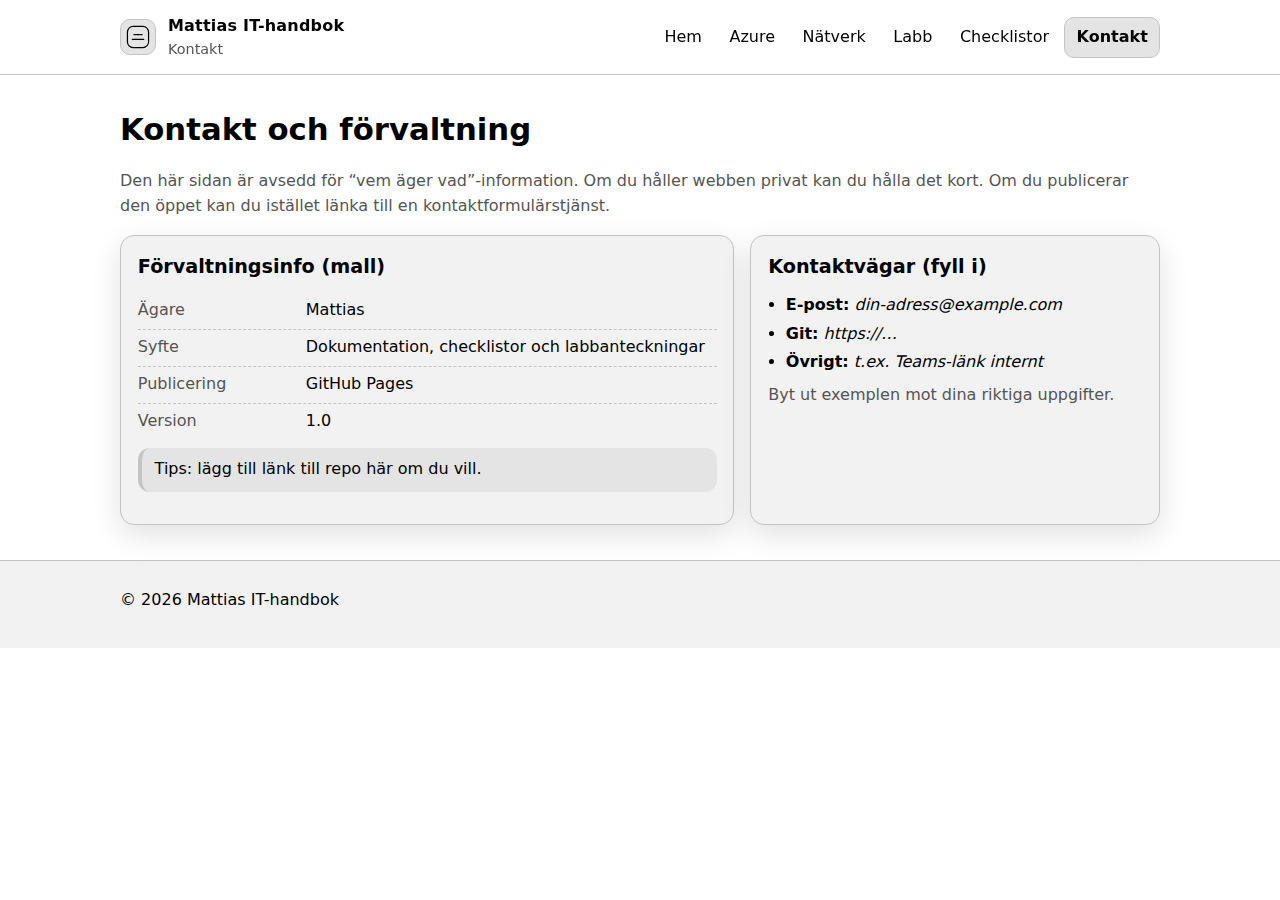
<file: kontakt.html>
<!doctype html>
<html lang="sv">
<head>
  <meta charset="utf-8" />
  <meta name="viewport" content="width=device-width,initial-scale=1" />
  <meta name="color-scheme" content="light dark" />
  <title>Kontakt · Mattias IT-handbok</title>
  <meta name="description" content="Kontakt och förvaltningsinformation för Mattias IT-handbok." />
  <link rel="icon" href="assets/favicon.svg" type="image/svg+xml" />
  <link rel="stylesheet" href="assets/styles.css" />
</head>
<body>
  <a class="skip-link" href="#main">Hoppa till innehåll</a>

  <header class="site-header">
    <div class="container header-inner">
      <div class="brand">
        <img class="brand-mark" src="assets/logo.svg" alt="" width="36" height="36" />
        <div class="brand-text">
          <div class="brand-title">Mattias IT-handbok</div>
          <div class="brand-subtitle">Kontakt</div>
        </div>
      </div>

      <button class="nav-toggle" type="button" aria-expanded="false" aria-controls="site-nav">
        <span class="sr-only">Öppna meny</span>
        ☰
      </button>

      <nav id="site-nav" class="site-nav" aria-label="Huvudmeny">
        <a class="nav-link" href="index.html">Hem</a>
        <a class="nav-link" href="azure.html">Azure</a>
        <a class="nav-link" href="natverk.html">Nätverk</a>
        <a class="nav-link" href="labb.html">Labb</a>
        <a class="nav-link" href="checklistor.html">Checklistor</a>
        <a class="nav-link" href="kontakt.html" aria-current="page">Kontakt</a>
      </nav>
    </div>
  </header>

  <main id="main" class="container">
    <h1>Kontakt och förvaltning</h1>
    <p class="muted">
      Den här sidan är avsedd för “vem äger vad”-information. Om du håller webben privat kan du hålla det kort.
      Om du publicerar den öppet kan du istället länka till en kontaktformulärstjänst.
    </p>

    <section class="two-col">
      <article class="card">
        <h2>Förvaltningsinfo (mall)</h2>
        <dl class="dl">
          <div><dt>Ägare</dt><dd>Mattias</dd></div>
          <div><dt>Syfte</dt><dd>Dokumentation, checklistor och labbanteckningar</dd></div>
          <div><dt>Publicering</dt><dd>GitHub Pages</dd></div>
          <div><dt>Version</dt><dd>1.0</dd></div>
        </dl>
        <p class="note">Tips: lägg till länk till repo här om du vill.</p>
      </article>

      <aside class="card">
        <h2>Kontaktvägar (fyll i)</h2>
        <ul class="clean">
          <li><strong>E-post:</strong> <em>din-adress@example.com</em></li>
          <li><strong>Git:</strong> <em>https://…</em></li>
          <li><strong>Övrigt:</strong> <em>t.ex. Teams-länk internt</em></li>
        </ul>
        <p class="muted">Byt ut exemplen mot dina riktiga uppgifter.</p>
      </aside>
    </section>
  </main>

  <footer class="site-footer">
    <div class="container footer-inner">
      <p>© <span id="year"></span> Mattias IT-handbok</p>
    </div>
  </footer>

  <script src="assets/app.js" defer></script>
</body>
</html>
</file>
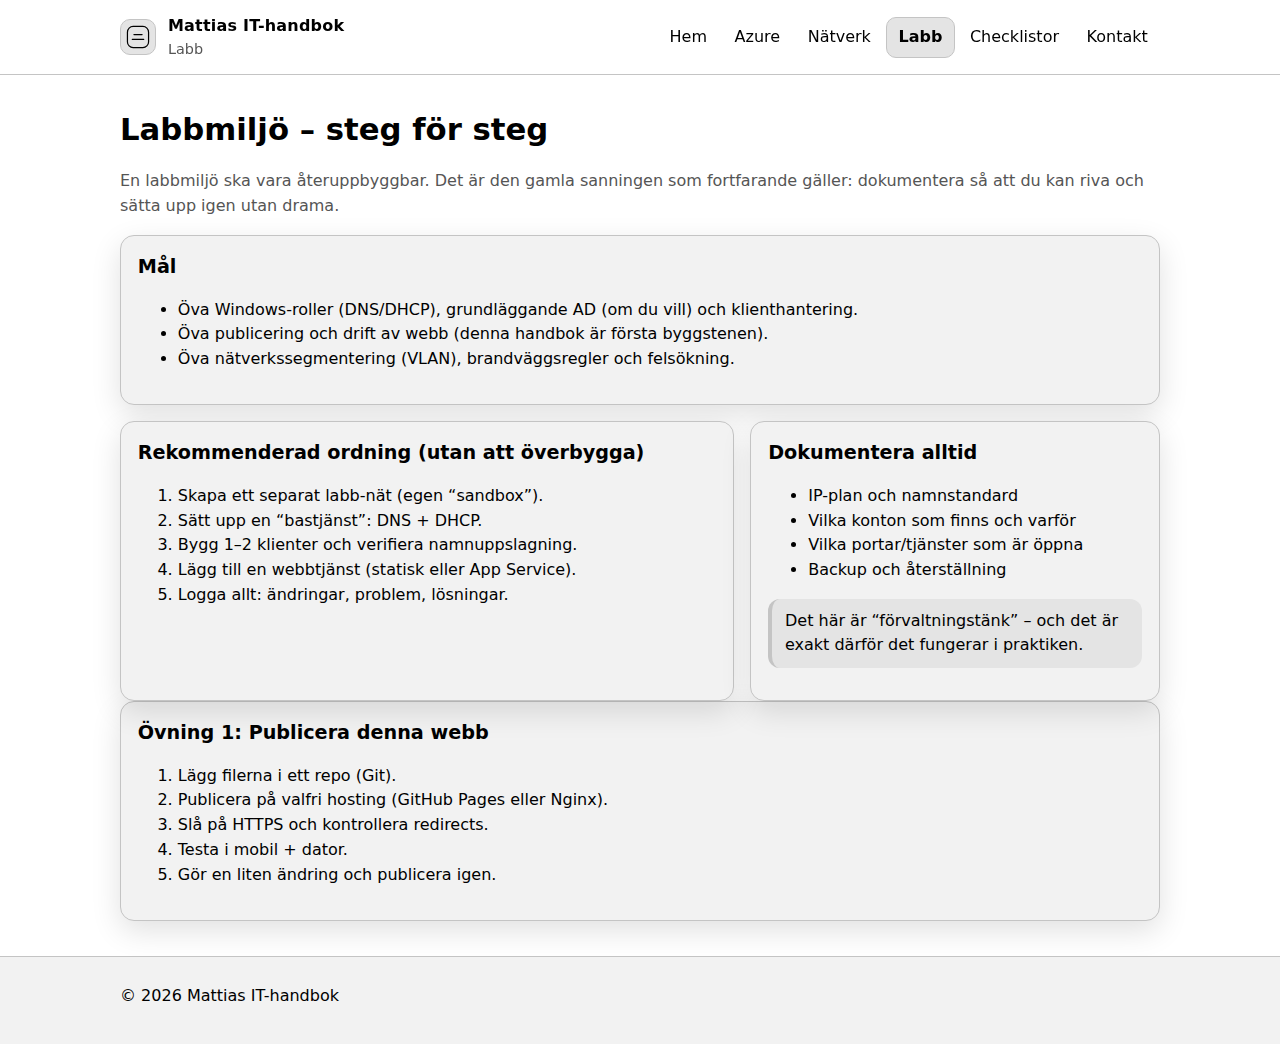
<file: labb.html>
<!doctype html>
<html lang="sv">
<head>
  <meta charset="utf-8" />
  <meta name="viewport" content="width=device-width,initial-scale=1" />
  <meta name="color-scheme" content="light dark" />
  <title>Labb · Mattias IT-handbok</title>
  <meta name="description" content="Labbmiljö: struktur, mål och stegvisa övningar utan onödigt krångel." />
  <link rel="icon" href="assets/favicon.svg" type="image/svg+xml" />
  <link rel="stylesheet" href="assets/styles.css" />
</head>
<body>
  <a class="skip-link" href="#main">Hoppa till innehåll</a>

  <header class="site-header">
    <div class="container header-inner">
      <div class="brand">
        <img class="brand-mark" src="assets/logo.svg" alt="" width="36" height="36" />
        <div class="brand-text">
          <div class="brand-title">Mattias IT-handbok</div>
          <div class="brand-subtitle">Labb</div>
        </div>
      </div>

      <button class="nav-toggle" type="button" aria-expanded="false" aria-controls="site-nav">
        <span class="sr-only">Öppna meny</span>
        ☰
      </button>

      <nav id="site-nav" class="site-nav" aria-label="Huvudmeny">
        <a class="nav-link" href="index.html">Hem</a>
        <a class="nav-link" href="azure.html">Azure</a>
        <a class="nav-link" href="natverk.html">Nätverk</a>
        <a class="nav-link" href="labb.html" aria-current="page">Labb</a>
        <a class="nav-link" href="checklistor.html">Checklistor</a>
        <a class="nav-link" href="kontakt.html">Kontakt</a>
      </nav>
    </div>
  </header>

  <main id="main" class="container">
    <h1>Labbmiljö – steg för steg</h1>
    <p class="muted">
      En labbmiljö ska vara återuppbyggbar. Det är den gamla sanningen som fortfarande gäller:
      dokumentera så att du kan riva och sätta upp igen utan drama.
    </p>

    <section class="card">
      <h2>Mål</h2>
      <ul>
        <li>Öva Windows-roller (DNS/DHCP), grundläggande AD (om du vill) och klienthantering.</li>
        <li>Öva publicering och drift av webb (denna handbok är första byggstenen).</li>
        <li>Öva nätverkssegmentering (VLAN), brandväggsregler och felsökning.</li>
      </ul>
    </section>

    <section class="two-col">
      <article class="card">
        <h2>Rekommenderad ordning (utan att överbygga)</h2>
        <ol>
          <li>Skapa ett separat labb-nät (egen “sandbox”).</li>
          <li>Sätt upp en “bastjänst”: DNS + DHCP.</li>
          <li>Bygg 1–2 klienter och verifiera namnuppslagning.</li>
          <li>Lägg till en webbtjänst (statisk eller App Service).</li>
          <li>Logga allt: ändringar, problem, lösningar.</li>
        </ol>
      </article>

      <aside class="card">
        <h2>Dokumentera alltid</h2>
        <ul>
          <li>IP-plan och namnstandard</li>
          <li>Vilka konton som finns och varför</li>
          <li>Vilka portar/tjänster som är öppna</li>
          <li>Backup och återställning</li>
        </ul>
        <p class="note">Det här är “förvaltningstänk” – och det är exakt därför det fungerar i praktiken.</p>
      </aside>
    </section>

    <section class="card">
      <h2>Övning 1: Publicera denna webb</h2>
      <ol>
        <li>Lägg filerna i ett repo (Git).</li>
        <li>Publicera på valfri hosting (GitHub Pages eller Nginx).</li>
        <li>Slå på HTTPS och kontrollera redirects.</li>
        <li>Testa i mobil + dator.</li>
        <li>Gör en liten ändring och publicera igen.</li>
      </ol>
    </section>
  </main>

  <footer class="site-footer">
    <div class="container footer-inner">
      <p>© <span id="year"></span> Mattias IT-handbok</p>
    </div>
  </footer>

  <script src="assets/app.js" defer></script>
</body>
</html>
</file>
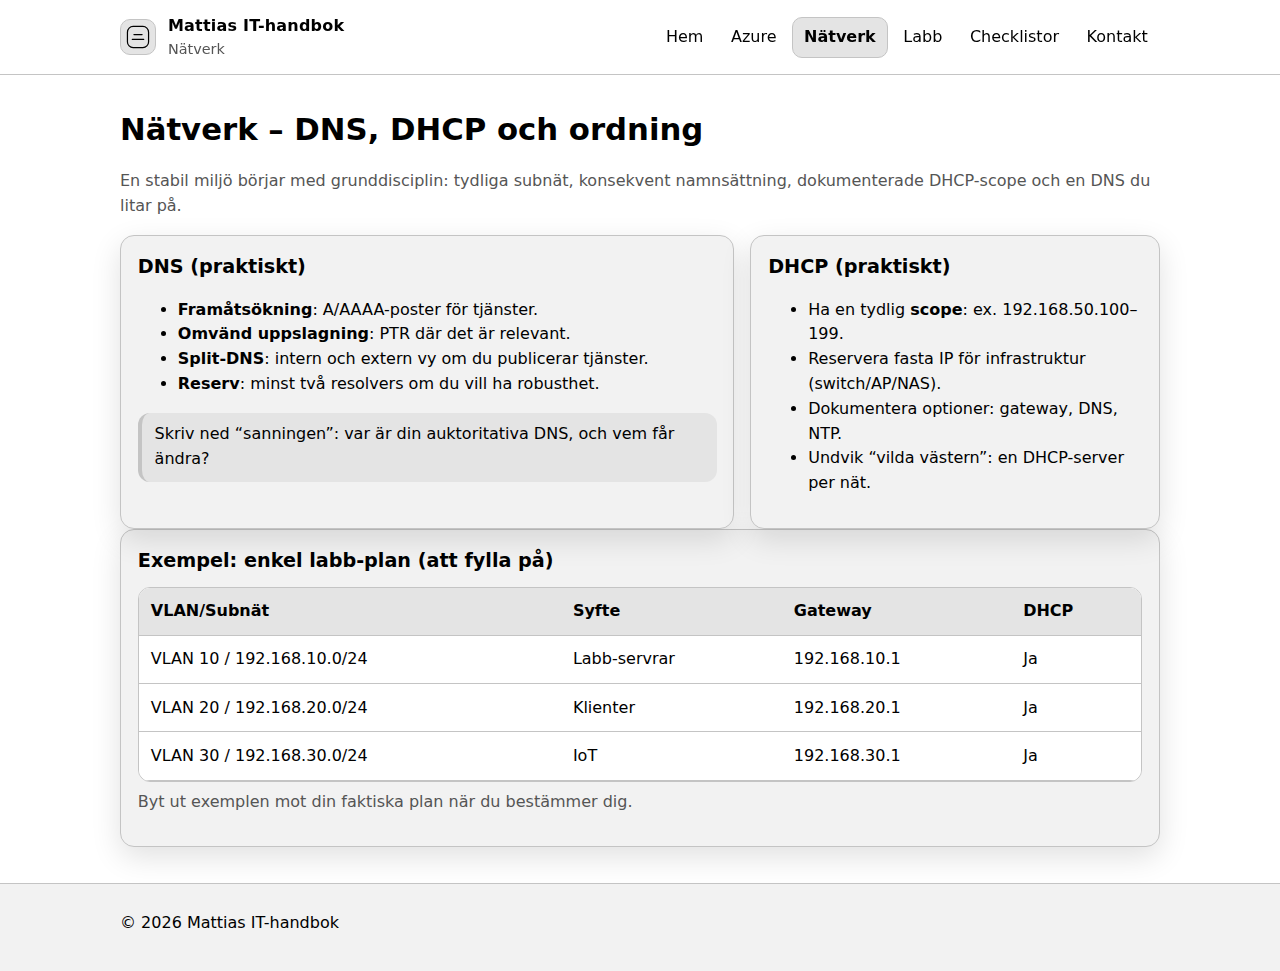
<file: natverk.html>
<!doctype html>
<html lang="sv">
<head>
  <meta charset="utf-8" />
  <meta name="viewport" content="width=device-width,initial-scale=1" />
  <meta name="color-scheme" content="light dark" />
  <title>Nätverk · Mattias IT-handbok</title>
  <meta name="description" content="DNS, DHCP och grundläggande nätverksstruktur för labb och hem." />
  <link rel="icon" href="assets/favicon.svg" type="image/svg+xml" />
  <link rel="stylesheet" href="assets/styles.css" />
</head>
<body>
  <a class="skip-link" href="#main">Hoppa till innehåll</a>

  <header class="site-header">
    <div class="container header-inner">
      <div class="brand">
        <img class="brand-mark" src="assets/logo.svg" alt="" width="36" height="36" />
        <div class="brand-text">
          <div class="brand-title">Mattias IT-handbok</div>
          <div class="brand-subtitle">Nätverk</div>
        </div>
      </div>

      <button class="nav-toggle" type="button" aria-expanded="false" aria-controls="site-nav">
        <span class="sr-only">Öppna meny</span>
        ☰
      </button>

      <nav id="site-nav" class="site-nav" aria-label="Huvudmeny">
        <a class="nav-link" href="index.html">Hem</a>
        <a class="nav-link" href="azure.html">Azure</a>
        <a class="nav-link" href="natverk.html" aria-current="page">Nätverk</a>
        <a class="nav-link" href="labb.html">Labb</a>
        <a class="nav-link" href="checklistor.html">Checklistor</a>
        <a class="nav-link" href="kontakt.html">Kontakt</a>
      </nav>
    </div>
  </header>

  <main id="main" class="container">
    <h1>Nätverk – DNS, DHCP och ordning</h1>
    <p class="muted">
      En stabil miljö börjar med grunddisciplin: tydliga subnät, konsekvent namnsättning,
      dokumenterade DHCP-scope och en DNS du litar på.
    </p>

    <section class="two-col">
      <article class="card">
        <h2>DNS (praktiskt)</h2>
        <ul>
          <li><strong>Framåtsökning</strong>: A/AAAA-poster för tjänster.</li>
          <li><strong>Omvänd uppslagning</strong>: PTR där det är relevant.</li>
          <li><strong>Split-DNS</strong>: intern och extern vy om du publicerar tjänster.</li>
          <li><strong>Reserv</strong>: minst två resolvers om du vill ha robusthet.</li>
        </ul>
        <p class="note">Skriv ned “sanningen”: var är din auktoritativa DNS, och vem får ändra?</p>
      </article>

      <aside class="card">
        <h2>DHCP (praktiskt)</h2>
        <ul>
          <li>Ha en tydlig <strong>scope</strong>: ex. 192.168.50.100–199.</li>
          <li>Reservera fasta IP för infrastruktur (switch/AP/NAS).</li>
          <li>Dokumentera optioner: gateway, DNS, NTP.</li>
          <li>Undvik “vilda västern”: en DHCP-server per nät.</li>
        </ul>
      </aside>
    </section>

    <section class="card">
      <h2>Exempel: enkel labb-plan (att fylla på)</h2>
      <div class="table-wrap" role="region" aria-label="Exempel på subnät och syfte">
        <table>
          <thead>
            <tr>
              <th>VLAN/Subnät</th>
              <th>Syfte</th>
              <th>Gateway</th>
              <th>DHCP</th>
            </tr>
          </thead>
          <tbody>
            <tr>
              <td>VLAN 10 / 192.168.10.0/24</td>
              <td>Labb-servrar</td>
              <td>192.168.10.1</td>
              <td>Ja</td>
            </tr>
            <tr>
              <td>VLAN 20 / 192.168.20.0/24</td>
              <td>Klienter</td>
              <td>192.168.20.1</td>
              <td>Ja</td>
            </tr>
            <tr>
              <td>VLAN 30 / 192.168.30.0/24</td>
              <td>IoT</td>
              <td>192.168.30.1</td>
              <td>Ja</td>
            </tr>
          </tbody>
        </table>
      </div>
      <p class="muted">Byt ut exemplen mot din faktiska plan när du bestämmer dig.</p>
    </section>
  </main>

  <footer class="site-footer">
    <div class="container footer-inner">
      <p>© <span id="year"></span> Mattias IT-handbok</p>
    </div>
  </footer>

  <script src="assets/app.js" defer></script>
</body>
</html>
</file>
<file: assets/styles.css>
/* Mattias IT-handbok – enkel, robust och lätt att förvalta */
:root{
  --max: 1040px;
  --radius: 14px;
  --border: color-mix(in oklab, CanvasText 18%, Canvas 82%);
  --muted: color-mix(in oklab, CanvasText 55%, Canvas 45%);
  --bg-soft: color-mix(in oklab, Canvas 92%, CanvasText 8%);
  --shadow: 0 10px 30px color-mix(in oklab, CanvasText 12%, transparent);
  --focus: color-mix(in oklab, Highlight 70%, Canvas 30%);
}

*{ box-sizing: border-box; }
html{ scroll-behavior:smooth; }
body{
  margin:0;
  font: 16px/1.55 system-ui, -apple-system, Segoe UI, Roboto, Helvetica, Arial, sans-serif;
  background: Canvas;
  color: CanvasText;
}

.container{
  width: min(var(--max), calc(100% - 2rem));
  margin: 0 auto;
}

.skip-link{
  position:absolute;
  left:-999px;
  top:0;
  padding: .6rem .9rem;
  background: CanvasText;
  color: Canvas;
  border-radius: 10px;
}
.skip-link:focus{ left: .8rem; top:.8rem; z-index:1000; }

.site-header{
  position: sticky;
  top: 0;
  z-index: 10;
  background: color-mix(in oklab, Canvas 94%, transparent);
  backdrop-filter: blur(10px);
  border-bottom: 1px solid var(--border);
}

.header-inner{
  display:flex;
  align-items:center;
  justify-content:space-between;
  gap: 1rem;
  padding: .85rem 0;
}

.brand{ display:flex; gap:.75rem; align-items:center; min-width: 220px; }
.brand-title{ font-weight: 750; letter-spacing: .2px; }
.brand-subtitle{ font-size: .9rem; color: var(--muted); }

.brand-mark{
  border-radius: 10px;
  border:1px solid var(--border);
  background: var(--bg-soft);
  padding: .25rem;
}

.site-nav{ display:flex; gap:.2rem; flex-wrap:wrap; justify-content:flex-end; }
.nav-link{
  text-decoration:none;
  color: CanvasText;
  padding: .45rem .7rem;
  border-radius: 10px;
  border: 1px solid transparent;
}
.nav-link:hover{
  background: var(--bg-soft);
  border-color: var(--border);
}
.nav-link[aria-current="page"]{
  background: var(--bg-soft);
  border-color: var(--border);
  font-weight: 650;
}

.nav-toggle{
  display:none;
  border:1px solid var(--border);
  background: var(--bg-soft);
  border-radius: 10px;
  padding: .45rem .65rem;
  font-size: 1.1rem;
}

main{ padding: 1.4rem 0 2.2rem; }

h1{ font-size: clamp(1.6rem, 2.4vw, 2.2rem); margin: .5rem 0 1rem; }
h2{ margin: 0 0 .7rem; font-size: 1.2rem; }
p{ margin: .5rem 0 1rem; }
code{
  font-family: ui-monospace, SFMono-Regular, Menlo, Monaco, Consolas, "Liberation Mono", "Courier New", monospace;
  font-size: .95em;
  padding: .12rem .35rem;
  border-radius: 8px;
  border:1px solid var(--border);
  background: var(--bg-soft);
}

.hero{ padding-top: .3rem; }
.hero-grid{
  display:grid;
  grid-template-columns: repeat(3, 1fr);
  gap: 1rem;
  margin-top: 1rem;
}
.two-col{
  display:grid;
  grid-template-columns: 1.2fr .8fr;
  gap: 1rem;
  margin-top: 1rem;
}

.card{
  border:1px solid var(--border);
  border-radius: 14px;
  padding: 1rem 1.05rem;
  background: color-mix(in oklab, Canvas 96%, CanvasText 4%);
  box-shadow: var(--shadow);
}

.muted{ color: var(--muted); }
.note{
  border-left: 4px solid var(--border);
  padding: .6rem .8rem;
  background: var(--bg-soft);
  border-radius: 12px;
}

.clean{ margin: .2rem 0 0; padding-left: 1.1rem; }
.clean li{ margin: .25rem 0; }

.link-grid{
  display:grid;
  grid-template-columns: repeat(2, minmax(0, 1fr));
  gap: .6rem;
}

.pill{
  display:inline-block;
  text-decoration:none;
  padding: .55rem .7rem;
  border-radius: 999px;
  border: 1px solid var(--border);
  background: var(--bg-soft);
  color: CanvasText;
}
.pill:hover{ filter: brightness(1.03); }

.button{
  display:inline-block;
  text-decoration:none;
  border: 1px solid var(--border);
  background: CanvasText;
  color: Canvas;
  padding: .6rem .85rem;
  border-radius: 12px;
  font-weight: 650;
  margin-top: .3rem;
}
.button:hover{ filter: brightness(1.05); }
.button.secondary{
  background: var(--bg-soft);
  color: CanvasText;
}

.table-wrap{ overflow:auto; border-radius: 12px; border:1px solid var(--border); }
table{ width:100%; border-collapse: collapse; min-width: 640px; background: Canvas; }
th, td{ text-align:left; padding: .7rem .75rem; border-bottom:1px solid var(--border); }
thead th{ background: var(--bg-soft); }

.dl{ margin: 0; }
.dl > div{ display:flex; gap: 1rem; padding: .35rem 0; border-bottom: 1px dashed var(--border); }
.dl > div:last-child{ border-bottom: 0; }
dt{ width: 9.5rem; color: var(--muted); }
dd{ margin:0; }

.checks{ list-style:none; padding:0; margin:0; }
.checks li{ margin: .45rem 0; }
.checks input{ transform: translateY(1px); }
.checks label{ display:flex; gap:.6rem; align-items:flex-start; }

.site-footer{
  border-top: 1px solid var(--border);
  padding: 1.2rem 0;
  background: color-mix(in oklab, Canvas 96%, CanvasText 4%);
}
.footer-inner{ display:flex; flex-direction:column; gap:.25rem; }
.sr-only{
  position:absolute; width:1px; height:1px; padding:0; margin:-1px; overflow:hidden; clip:rect(0,0,0,0); white-space:nowrap; border:0;
}

@media (max-width: 860px){
  .hero-grid{ grid-template-columns: 1fr; }
  .two-col{ grid-template-columns: 1fr; }
  .site-nav{ display:none; width:100%; padding-top:.6rem; }
  .site-nav.open{ display:flex; }
  .nav-toggle{ display:inline-block; }
  .header-inner{ flex-wrap:wrap; }
  .brand{ min-width:auto; }
}

@media print{
  .site-header, .site-footer, .nav-toggle, .skip-link, .button{ display:none !important; }
  body{ background:#fff; color:#000; }
  .card{ box-shadow:none; }
  a{ color:#000; text-decoration:none; }
}
</file>
